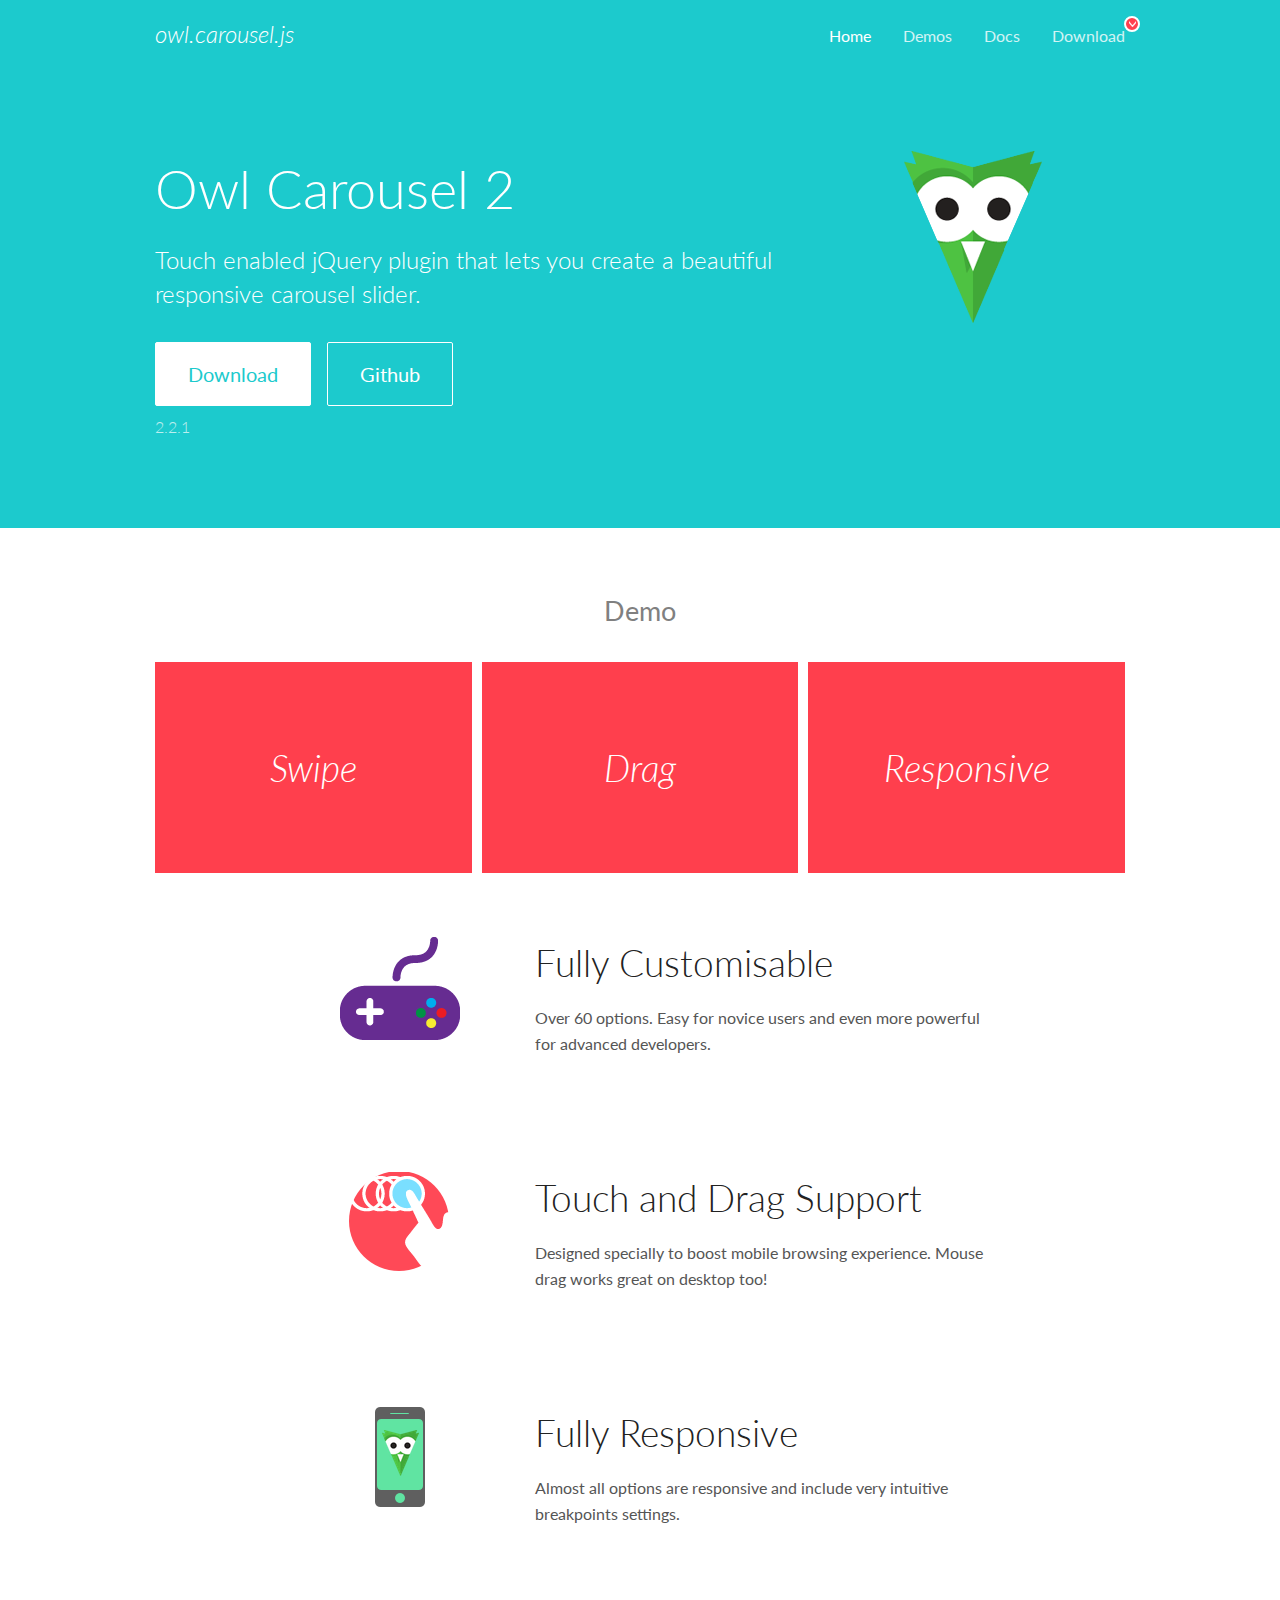
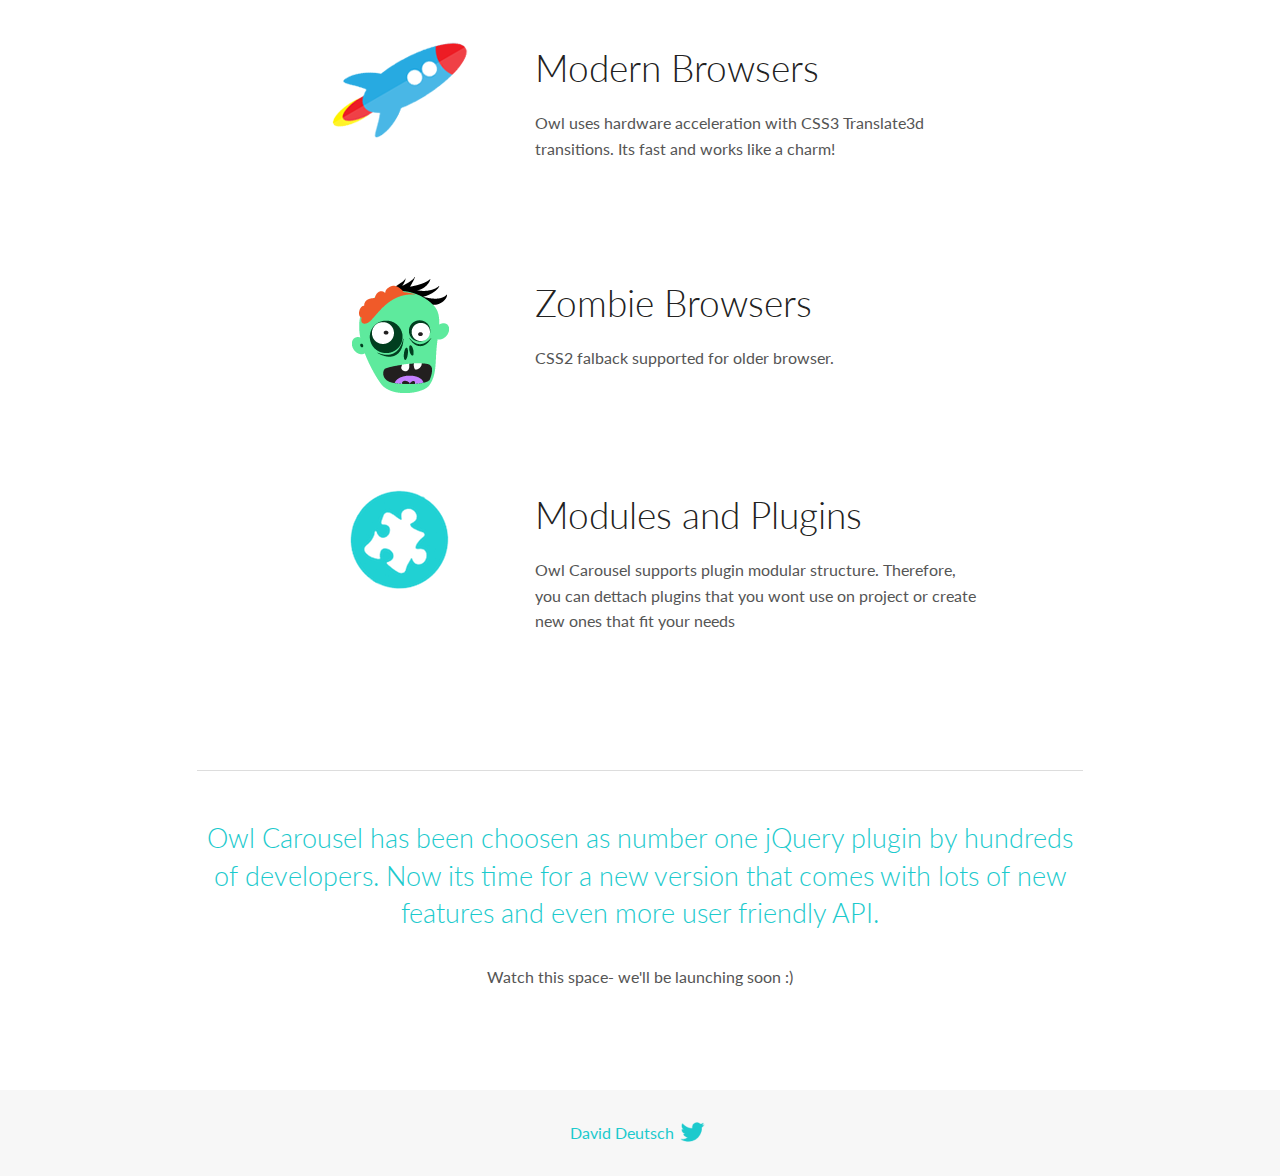
<file: bower_components/owl.carousel/docs/index.html>
<!DOCTYPE html>
<html lang="en">
  <head>

    <!-- head -->
    <meta charset="utf-8">
    <meta name="msapplication-tap-highlight" content="no" />
    <meta name="viewport" content="width=device-width, initial-scale=1.0" />
    <meta name="description" content="Touch enabled jQuery plugin that lets you create beautiful responsive carousel slider.">
    <meta name="author" content="David Deutsch">
    <title>
      Home | Owl Carousel | 2.2.1
    </title>

    <!-- Stylesheets -->
    <link href='https://fonts.googleapis.com/css?family=Lato:300,400,700,400italic,300italic' rel='stylesheet' type='text/css'>
    <link rel="stylesheet" href="assets/css/docs.theme.min.css">

    <!-- Owl Stylesheets -->
    <link rel="stylesheet" href="assets/owlcarousel/assets/owl.carousel.min.css">
    <link rel="stylesheet" href="assets/owlcarousel/assets/owl.theme.default.min.css">

    <!-- HTML5 shim and Respond.js IE8 support of HTML5 elements and media queries -->

    <!--[if lt IE 9]>
      <script src="https://oss.maxcdn.com/libs/html5shiv/3.7.0/html5shiv.js"></script>
      <script src="https://oss.maxcdn.com/libs/respond.js/1.3.0/respond.min.js"></script>
    <![endif]-->

    <!-- Favicons -->
    <link rel="apple-touch-icon-precomposed" sizes="144x144" href="assets/ico/apple-touch-icon-144-precomposed.png">
    <link rel="shortcut icon" href="assets/ico/favicon.png">
    <link rel="shortcut icon" href="favicon.ico">

    <!-- Yeah i know js should not be in header. Its required for demos.-->

    <!-- javascript -->
    <script src="assets/vendors/jquery.min.js"></script>
    <script src="assets/owlcarousel/owl.carousel.js"></script>
  </head>
  <body>

    <!-- header -->
    <header class="header">
      <div class="row">
        <div class="large-12 columns">
          <div class="brand left">
            <h3>
              <a href="/OwlCarousel2/">owl.carousel.js</a> 
            </h3>
          </div>
          <a id="toggle-nav" class="right">
            <span></span> <span></span> <span></span> 
          </a> 
          <div class="nav-bar">
            <ul class="clearfix">
              <li class="active">
                <a href="/OwlCarousel2/index.html">Home</a> 
              </li>
              <li> <a href="/OwlCarousel2/demos/demos.html">Demos</a>  </li>
              <li> <a href="/OwlCarousel2/docs/started-welcome.html">Docs</a>  </li>
              <li>
                <a href="https://github.com/OwlCarousel2/OwlCarousel2/archive/2.2.1.zip">Download</a> 
                <span class="download"></span> 
              </li>
            </ul>
          </div>
        </div>
      </div>
    </header>

    <!-- home panel -->
    <section id="hero">
      <div class="row">
        <div class="large-8 medium-8 columns">
          <h1>Owl Carousel 2</h1>
          <h4>Touch enabled jQuery plugin that lets you create a beautiful responsive carousel slider.</h4>
          <a href="https://github.com/OwlCarousel2/OwlCarousel2/archive/2.2.1.zip" class="hero-button">Download</a> 
          <a href="https://github.com/OwlCarousel2/OwlCarousel2" class="hero-button outline">Github</a> 
          <p>2.2.1</p>
        </div>
        <div class="large-4 medium-4 columns">
          <img class="owl-logo" src="assets/img/owl-logo.png" alt="mr. Owl">
        </div>
      </div>
    </section>

    <!-- body -->
    <div class="home-demo">
      <div class="row">
        <div class="large-12 columns">
          <h3>Demo</h3>
          <div class="owl-carousel">
            <div class="item">
              <h2>Swipe</h2>
            </div>
            <div class="item">
              <h2>Drag</h2>
            </div>
            <div class="item">
              <h2>Responsive</h2>
            </div>
            <div class="item">
              <h2>CSS3</h2>
            </div>
            <div class="item">
              <h2>Fast</h2>
            </div>
            <div class="item">
              <h2>Easy</h2>
            </div>
            <div class="item">
              <h2>Free</h2>
            </div>
            <div class="item">
              <h2>Upgradable</h2>
            </div>
            <div class="item">
              <h2>Tons of options</h2>
            </div>
            <div class="item">
              <h2>Infinity</h2>
            </div>
            <div class="item">
              <h2>Auto Width</h2>
            </div>
          </div>
        </div>
      </div>
    </div>
    <script>
      var owl = $('.owl-carousel');
      owl.owlCarousel({
        margin: 10,
        loop: true,
        responsive: {
          0: {
            items: 1
          },
          600: {
            items: 2
          },
          1000: {
            items: 3
          }
        }
      })
    </script>

    <!-- features -->
    <div id="features">
      <div class="row">
        <div class="small-12 medium-9 small-centered columns">
          <section class="row feature">
            <div class="medium-4 small-12 columns">
              <img src="assets/img/feature-options.png" alt="">
            </div>
            <div class="medium-8 small-12 columns">
              <h2>Fully Customisable</h2>
              <p>Over 60 options. Easy for novice users and even more powerful for advanced developers.</p>
            </div>
          </section>
          <section class="row feature">
            <div class="medium-4 small-12 columns">
              <img src="assets/img/feature-drag.png" alt="">
            </div>
            <div class="medium-8 small-12 columns">
              <h2>Touch and Drag Support</h2>
              <p>Designed specially to boost mobile browsing experience. Mouse drag works great on desktop too!</p>
            </div>
          </section>
          <section class="row feature">
            <div class="medium-4 small-12 columns">
              <img src="assets/img/feature-responsive.png" alt="">
            </div>
            <div class="medium-8 small-12 columns">
              <h2>Fully Responsive</h2>
              <p>Almost all options are responsive and include very intuitive breakpoints settings.</p>
            </div>
          </section>
          <section class="row feature">
            <div class="medium-4 small-12 columns">
              <img src="assets/img/feature-modern.png" alt="">
            </div>
            <div class="medium-8 small-12 columns">
              <h2>Modern Browsers</h2>
              <p>Owl uses hardware acceleration with CSS3 Translate3d transitions. Its fast and works like a charm! </p>
            </div>
          </section>
          <section class="row feature">
            <div class="medium-4 small-12 columns">
              <img src="assets/img/feature-zombie.png" alt="">
            </div>
            <div class="medium-8 small-12 columns">
              <h2>Zombie Browsers</h2>
              <p>CSS2 falback supported for older browser.</p>
            </div>
          </section>
          <section class="row feature">
            <div class="medium-4 small-12 columns">
              <img src="assets/img/feature-module.png" alt="">
            </div>
            <div class="medium-8 small-12 columns">
              <h2>Modules and Plugins</h2>
              <p>Owl Carousel supports plugin modular structure. Therefore, you can dettach plugins that you wont use on project or create new ones that fit your needs</p>
            </div>
          </section>
        </div>
      </div>
    </div>

    <!-- footer -->
    <section id="teaser-text">
      <div class="row">
        <div class="small-12 medium-11 small-centered columns">
          <hr>
          <h3 id="owl-carousel-has-been-choosen-as-number-one-jquery-plugin-by-hundreds-of-developers-now-its-time-for-a-new-version-that-comes-with-lots-of-new-features-and-even-more-user-friendly-api-">Owl Carousel has been choosen as number one jQuery plugin by hundreds of developers. Now its time for a new version that comes with lots of new features and even more user friendly API.</h3>
          <p>Watch this space- we&#39;ll be launching soon :)</p>
        </div>
      </div>
    </section>

    <!-- footer -->
    <footer class="footer">
      <div class="row">
        <div class="large-12 columns">
          <h5>
            <a href="/OwlCarousel2/docs/support-contact.html">David Deutsch</a> 
            <a id="custom-tweet-button" href="https://twitter.com/share?url=https://github.com/OwlCarousel2/OwlCarousel2&text=Owl Carousel - This is so awesome! " target="_blank"></a> 
          </h5>
        </div>
      </div>
    </footer>

    <!-- vendors -->
    <script src="assets/vendors/highlight.js"></script>
    <script src="assets/js/app.js"></script>
  </body>
</html>
</file>
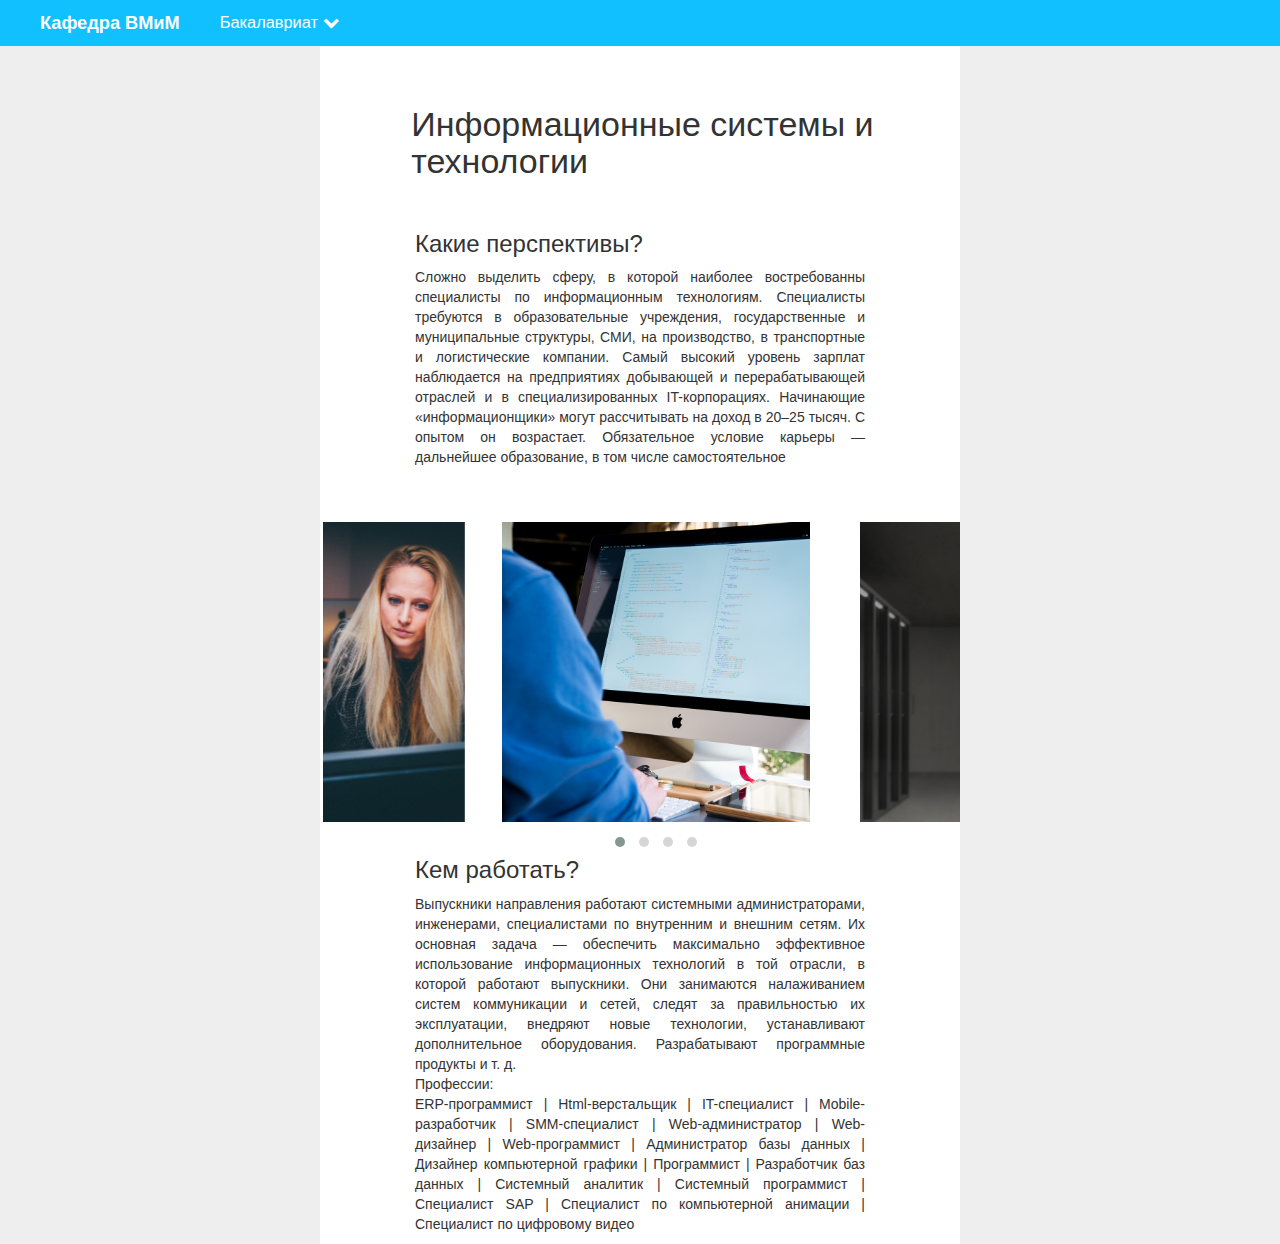
<file: ist.html>
<!DOCTYPE html>
<html lang="en">
<head>
    <meta charset="UTF-8">
    <title>Кафедра вычислительной математики и механики</title>
    <link rel="stylesheet" href="bower_components/bootstrap/dist/css/bootstrap.min.css">
    <link rel="stylesheet" href="bower_components/font-awesome/css/font-awesome.min.css">
    <link rel="stylesheet" href="bower_components/owl.carousel/dist/assets/owl.carousel.min.css">
    <link rel="stylesheet" href="bower_components/owl.carousel/dist/assets/owl.theme.default.min.css">
    <link rel="stylesheet" href="new-page.css">
    <script src="bower_components/jquery/dist/jquery.min.js"></script>
    <script src="bower_components/bootstrap/dist/js/bootstrap.min.js"></script>
    <script src="bower_components/owl.carousel/dist/owl.carousel.min.js"></script>

    <script src="ist.js"></script>
</head>
<body>
<nav class="main-navbar">
    <div class="left">
        <a href="/new-landing.html" class="brand">Кафедра ВМиМ</a>
        <div class="dropdown">
            <span class="dropdown-toggle" data-toggle="dropdown">Бакалавриат <i class="fa fa-chevron-down"></i> </span>
            <ul class="dropdown-menu">
                <li><a href="/ist.html" class="active">ИСТ</a></li>
                <li><a href="/vm.html" class="active">ВМ</a></li>
            </ul>
        </div>

        <a href="/vm.html"></a>
    </div>
    <div class="right"></div>
</nav>
<main class="center col-lg-6 col-lg-offset-3 col-md-10 col-md-offset-1 col-sm-10 col-sm-offset-1 col-xs-10 col-xs-offset-1" >
    <h1 class="centered">Информационные системы и технологии</h1>
    <div class="row">

        <div class="col-lg-9 center-9-lg col-md-10 col-md-offset-1 col-sm-10 col-sm-offset-1 col-xs-10 col-xs-offset-1">

            <br>
            <h3>Какие перспективы?</h3>
            <p>
                Сложно выделить сферу, в которой наиболее востребованны специалисты по информационным технологиям. Специалисты
                требуются в образовательные учреждения, государственные и муниципальные структуры, СМИ, на производство, в
                транспортные и логистические компании. Самый высокий уровень зарплат наблюдается на предприятиях добывающей и
                перерабатывающей отраслей и в специализированных IT-корпорациях. Начинающие «информационщики» могут рассчитывать
                на доход в 20–25 тысяч. С опытом он возрастает. Обязательное условие карьеры — дальнейшее образование, в том
                числе самостоятельное
            </p>


    <div class="carousel-1">
        <div class="owl-carousel owl-theme loop">
            <div class="item" style="background-image:url('img/carousel/ist/1/1.jpg');"></div>
            <div class="item" style="background-image:url('img/carousel/ist/1/2.jpg');"></div>
            <div class="item" style="background-image:url('img/carousel/ist/1/3.jpg');"></div>
            <div class="item" style="background-image:url('img/carousel/ist/1/4.jpg');"></div>
        </div>
    </div>
    <h3 class="after-carousel">Кем работать?</h3>
    <p>
        Выпускники направления работают системными администраторами, инженерами, специалистами по внутренним и внешним
        сетям. Их основная задача — обеспечить максимально эффективное использование информационных технологий в той
        отрасли, в которой работают выпускники. Они занимаются налаживанием систем коммуникации и сетей, следят за
        правильностью их эксплуатации, внедряют новые технологии, устанавливают дополнительное оборудования.
        Разрабатывают программные продукты и т. д.
        <br>
        Профессии:<br>
        ERP-программист | Html-верстальщик | IT-специалист | Mobile-разработчик | SMM-специалист | Web-администратор | Web-дизайнер | Web-программист | Администратор базы данных | Дизайнер компьютерной графики | Программист | Разработчик баз данных | Системный аналитик | Системный программист | Специалист SAP | Специалист по компьютерной анимации | Специалист по цифровому видео
    </p>
        </div>
    </div>
</main>
</body>
</html>
</file>
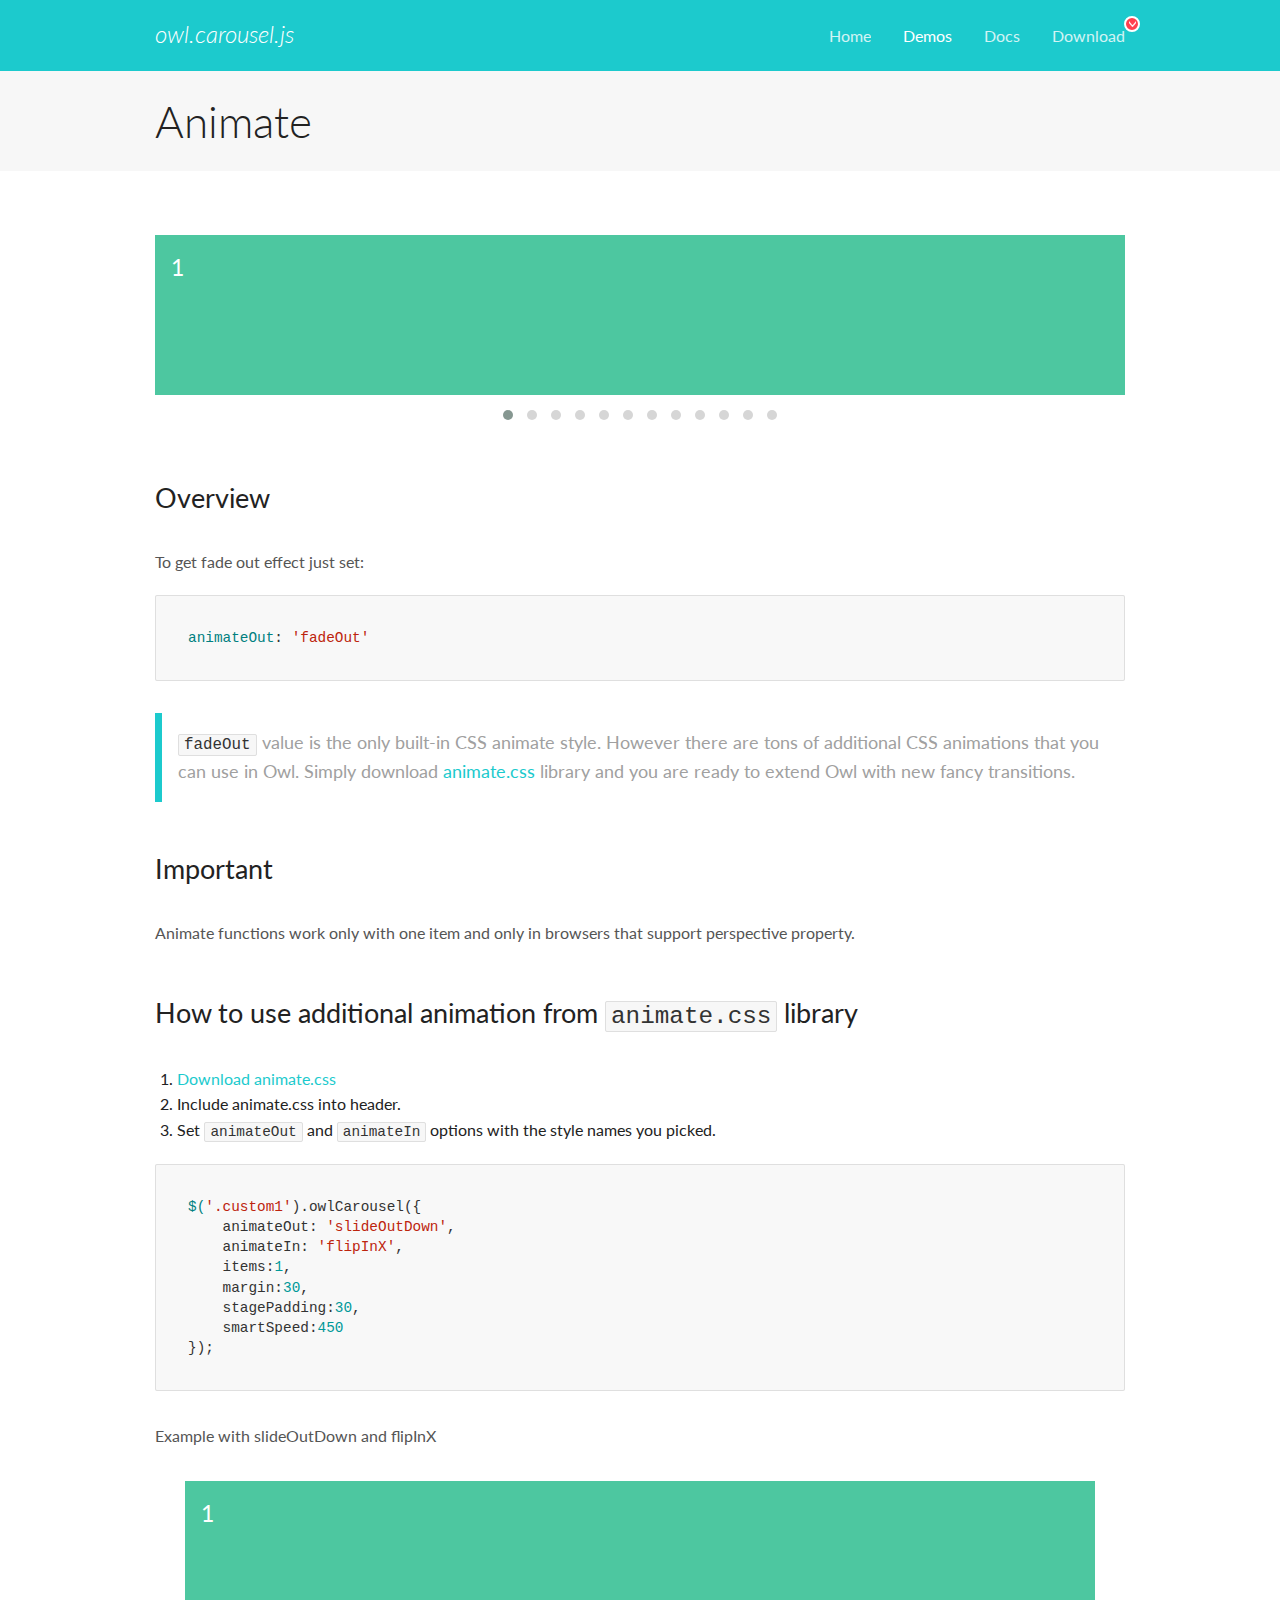
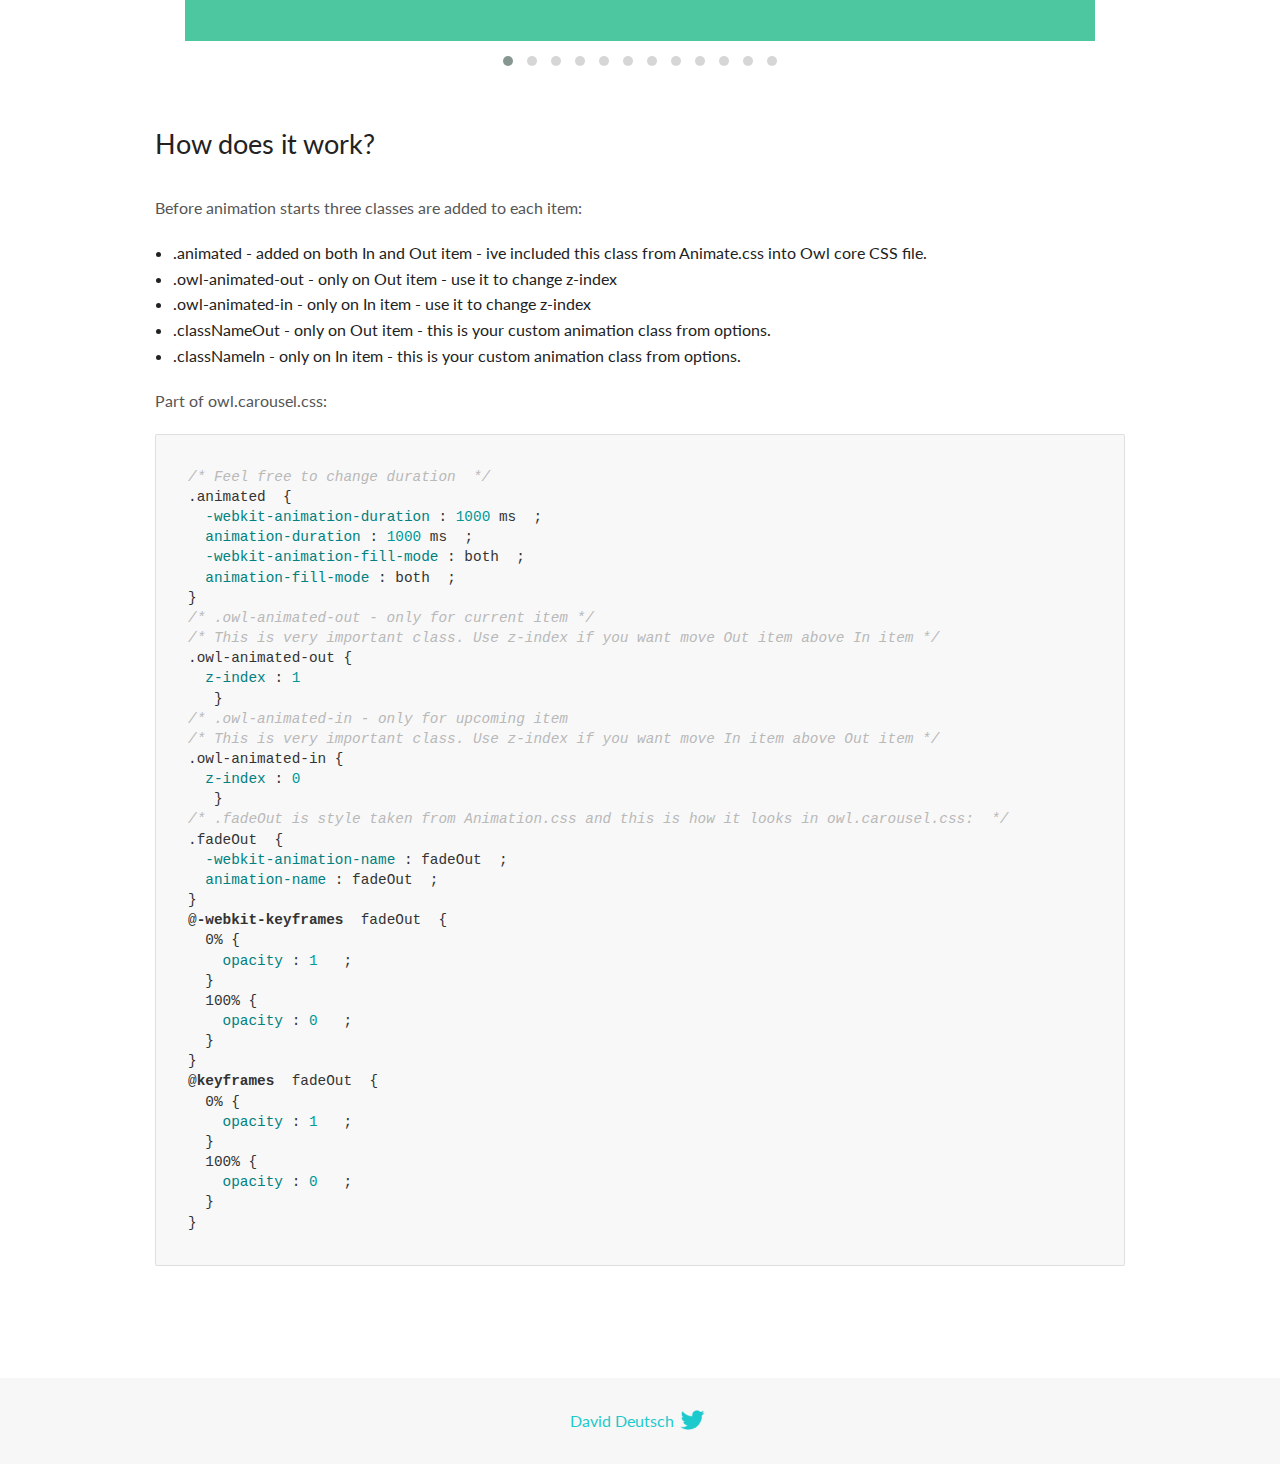
<file: bower_components/owl.carousel/docs/demos/animate.html>
<!DOCTYPE html>
<html lang="en">
  <head>

    <!-- head -->
    <meta charset="utf-8">
    <meta name="msapplication-tap-highlight" content="no" />
    <meta name="viewport" content="width=device-width, initial-scale=1.0" />
    <meta name="description" content="Animate carousel">
    <meta name="author" content="David Deutsch">
    <title>
      Animate Demo | Owl Carousel | 2.2.1
    </title>

    <!-- Stylesheets -->
    <link href='https://fonts.googleapis.com/css?family=Lato:300,400,700,400italic,300italic' rel='stylesheet' type='text/css'>
    <link rel="stylesheet" href="../assets/css/docs.theme.min.css">

    <!-- Owl Stylesheets -->
    <link rel="stylesheet" href="../assets/owlcarousel/assets/owl.carousel.min.css">
    <link rel="stylesheet" href="../assets/owlcarousel/assets/owl.theme.default.min.css">

    <!-- HTML5 shim and Respond.js IE8 support of HTML5 elements and media queries -->

    <!--[if lt IE 9]>
      <script src="https://oss.maxcdn.com/libs/html5shiv/3.7.0/html5shiv.js"></script>
      <script src="https://oss.maxcdn.com/libs/respond.js/1.3.0/respond.min.js"></script>
    <![endif]-->

    <!-- Favicons -->
    <link rel="apple-touch-icon-precomposed" sizes="144x144" href="../assets/ico/apple-touch-icon-144-precomposed.png">
    <link rel="shortcut icon" href="../assets/ico/favicon.png">
    <link rel="shortcut icon" href="favicon.ico">

    <!-- Yeah i know js should not be in header. Its required for demos.-->

    <!-- javascript -->
    <script src="../assets/vendors/jquery.min.js"></script>
    <script src="../assets/owlcarousel/owl.carousel.js"></script>
  </head>
  <body>

    <!-- header -->
    <header class="header">
      <div class="row">
        <div class="large-12 columns">
          <div class="brand left">
            <h3>
              <a href="/OwlCarousel2/">owl.carousel.js</a> 
            </h3>
          </div>
          <a id="toggle-nav" class="right">
            <span></span> <span></span> <span></span> 
          </a> 
          <div class="nav-bar">
            <ul class="clearfix">
              <li> <a href="/OwlCarousel2/index.html">Home</a>  </li>
              <li class="active">
                <a href="/OwlCarousel2/demos/demos.html">Demos</a> 
              </li>
              <li> <a href="/OwlCarousel2/docs/started-welcome.html">Docs</a>  </li>
              <li>
                <a href="https://github.com/OwlCarousel2/OwlCarousel2/archive/2.2.1.zip">Download</a> 
                <span class="download"></span> 
              </li>
            </ul>
          </div>
        </div>
      </div>
    </header>

    <!-- title -->
    <section class="title">
      <div class="row">
        <div class="large-12 columns">
          <h1>Animate</h1>
        </div>
      </div>
    </section>

    <!--  Demos -->
    <section id="demos">
      <div class="row">
        <div class="large-12 columns">
          <div class="fadeOut owl-carousel owl-theme">
            <div class="item">
              <h4>1</h4>
            </div>
            <div class="item">
              <h4>2</h4>
            </div>
            <div class="item">
              <h4>3</h4>
            </div>
            <div class="item">
              <h4>4</h4>
            </div>
            <div class="item">
              <h4>5</h4>
            </div>
            <div class="item">
              <h4>6</h4>
            </div>
            <div class="item">
              <h4>7</h4>
            </div>
            <div class="item">
              <h4>8</h4>
            </div>
            <div class="item">
              <h4>9</h4>
            </div>
            <div class="item">
              <h4>10</h4>
            </div>
            <div class="item">
              <h4>11</h4>
            </div>
            <div class="item">
              <h4>12</h4>
            </div>
          </div>
          <h3 id="overview">Overview</h3>
          <p>To get fade out effect just set:</p>
          <pre><code>animateOut: &#39;fadeOut&#39;</code></pre>
          <blockquote>
            <p><code>fadeOut</code> value is the only built-in CSS animate style. However there are tons of additional CSS animations that you can use in Owl. Simply download
              <a href="https://daneden.github.io/animate.css/">animate.css</a>  library and you are ready to extend Owl with new fancy transitions.</p>
          </blockquote>
          <h3 id="important">Important</h3>
          <p>Animate functions work only with one item and only in browsers that support perspective property.</p>
          <h3 id="how-to-use-additional-animation-from-animate-css-library">How to use additional animation from <code>animate.css</code> library</h3>
          <ol>
            <li> <a href="https://daneden.github.io/animate.css/">Download animate.css</a>  </li>
            <li>Include animate.css into header.</li>
            <li>Set <code>animateOut</code> and <code>animateIn</code> options with the style names you picked.</li>
          </ol>
          <pre><code>$(&#39;.custom1&#39;).owlCarousel({
    animateOut: &#39;slideOutDown&#39;,
    animateIn: &#39;flipInX&#39;,
    items:1,
    margin:30,
    stagePadding:30,
    smartSpeed:450
});</code></pre>
          <p>Example with slideOutDown and flipInX</p>
          <div class="custom1 owl-carousel owl-theme">
            <div class="item">
              <h4>1</h4>
            </div>
            <div class="item">
              <h4>2</h4>
            </div>
            <div class="item">
              <h4>3</h4>
            </div>
            <div class="item">
              <h4>4</h4>
            </div>
            <div class="item">
              <h4>5</h4>
            </div>
            <div class="item">
              <h4>6</h4>
            </div>
            <div class="item">
              <h4>7</h4>
            </div>
            <div class="item">
              <h4>8</h4>
            </div>
            <div class="item">
              <h4>9</h4>
            </div>
            <div class="item">
              <h4>10</h4>
            </div>
            <div class="item">
              <h4>11</h4>
            </div>
            <div class="item">
              <h4>12</h4>
            </div>
          </div>
          <h3 id="how-does-it-work-">How does it work?</h3>
          <p>Before animation starts three classes are added to each item:</p>
          <ul>
            <li>.animated - added on both In and Out item - ive included this class from Animate.css into Owl core CSS file.</li>
            <li>.owl-animated-out - only on Out item - use it to change z-index</li>
            <li>.owl-animated-in - only on In item - use it to change z-index</li>
            <li>.classNameOut - only on Out item - this is your custom animation class from options.</li>
            <li>.classNameIn - only on In item - this is your custom animation class from options.</li>
          </ul>
          <p>Part of owl.carousel.css:</p>
          <pre><code class="language-css"><span class="comment">/* Feel free to change duration  */</span> 
<span class="class">.animated</span>  <span class="rules">{
  <span class="rule"><span class="attribute">-webkit-animation-duration</span> :<span class="value"> <span class="number">1000</span> ms</span> </span> ;
  <span class="rule"><span class="attribute">animation-duration</span> :<span class="value"> <span class="number">1000</span> ms</span> </span> ;
  <span class="rule"><span class="attribute">-webkit-animation-fill-mode</span> :<span class="value"> both</span> </span> ;
  <span class="rule"><span class="attribute">animation-fill-mode</span> :<span class="value"> both</span> </span> ;
<span class="rule">}</span> </span> 
<span class="comment">/* .owl-animated-out - only for current item */</span> 
<span class="comment">/* This is very important class. Use z-index if you want move Out item above In item */</span> 
<span class="class">.owl-animated-out</span> <span class="rules">{
  <span class="rule"><span class="attribute">z-index</span> :<span class="value"> <span class="number">1</span> 
</span> </span> </span> }
<span class="comment">/* .owl-animated-in - only for upcoming item
/* This is very important class. Use z-index if you want move In item above Out item */</span> 
<span class="class">.owl-animated-in</span> <span class="rules">{
  <span class="rule"><span class="attribute">z-index</span> :<span class="value"> <span class="number">0</span> 
</span> </span> </span> }
<span class="comment">/* .fadeOut is style taken from Animation.css and this is how it looks in owl.carousel.css:  */</span> 
<span class="class">.fadeOut</span>  <span class="rules">{
  <span class="rule"><span class="attribute">-webkit-animation-name</span> :<span class="value"> fadeOut</span> </span> ;
  <span class="rule"><span class="attribute">animation-name</span> :<span class="value"> fadeOut</span> </span> ;
<span class="rule">}</span> </span> 
<span class="at_rule">@<span class="keyword">-webkit-keyframes</span>  fadeOut </span> {
  0% <span class="rules">{
    <span class="rule"><span class="attribute">opacity</span> :<span class="value"> <span class="number">1</span> </span> </span> ;
  <span class="rule">}</span> </span> 
  100% <span class="rules">{
    <span class="rule"><span class="attribute">opacity</span> :<span class="value"> <span class="number">0</span> </span> </span> ;
  <span class="rule">}</span> </span> 
}
<span class="at_rule">@<span class="keyword">keyframes</span>  fadeOut </span> {
  0% <span class="rules">{
    <span class="rule"><span class="attribute">opacity</span> :<span class="value"> <span class="number">1</span> </span> </span> ;
  <span class="rule">}</span> </span> 
  100% <span class="rules">{
    <span class="rule"><span class="attribute">opacity</span> :<span class="value"> <span class="number">0</span> </span> </span> ;
  <span class="rule">}</span> </span> 
}</code></pre>
          <link rel="stylesheet" href="../assets/css/animate.css">
          <script>
            jQuery(document).ready(function($) {
              $('.fadeOut').owlCarousel({
                items: 1,
                animateOut: 'fadeOut',
                loop: true,
                margin: 10,
              });
              $('.custom1').owlCarousel({
                animateOut: 'slideOutDown',
                animateIn: 'flipInX',
                items: 1,
                margin: 30,
                stagePadding: 30,
                smartSpeed: 450
              });
            });
          </script>
        </div>
      </div>
    </section>

    <!-- footer -->
    <footer class="footer">
      <div class="row">
        <div class="large-12 columns">
          <h5>
            <a href="/OwlCarousel2/docs/support-contact.html">David Deutsch</a> 
            <a id="custom-tweet-button" href="https://twitter.com/share?url=https://github.com/OwlCarousel2/OwlCarousel2&text=Owl Carousel - This is so awesome! " target="_blank"></a> 
          </h5>
        </div>
      </div>
    </footer>

    <!-- vendors -->
    <script src="../assets/vendors/highlight.js"></script>
    <script src="../assets/js/app.js"></script>
  </body>
</html>
</file>
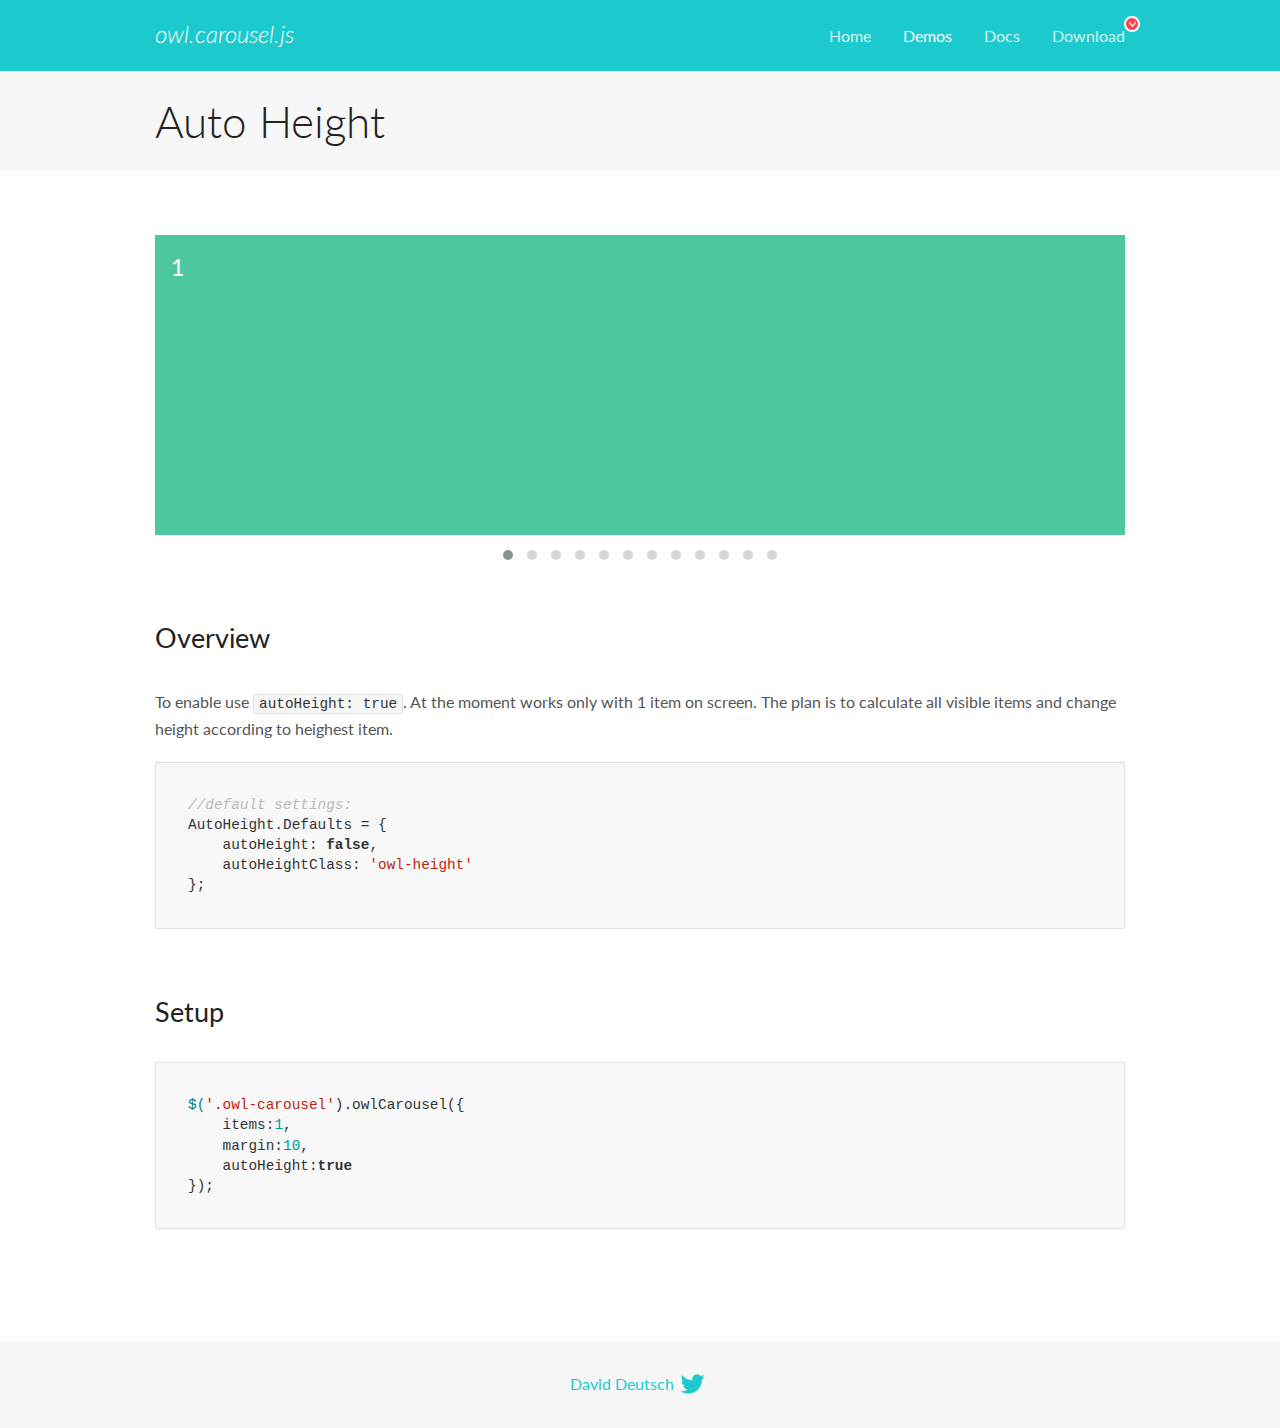
<file: bower_components/owl.carousel/docs/demos/autoheight.html>
<!DOCTYPE html>
<html lang="en">
  <head>

    <!-- head -->
    <meta charset="utf-8">
    <meta name="msapplication-tap-highlight" content="no" />
    <meta name="viewport" content="width=device-width, initial-scale=1.0" />
    <meta name="description" content="autoHeight usage demo">
    <meta name="author" content="David Deutsch">
    <title>
      Auto Height Demo | Owl Carousel | 2.2.1
    </title>

    <!-- Stylesheets -->
    <link href='https://fonts.googleapis.com/css?family=Lato:300,400,700,400italic,300italic' rel='stylesheet' type='text/css'>
    <link rel="stylesheet" href="../assets/css/docs.theme.min.css">

    <!-- Owl Stylesheets -->
    <link rel="stylesheet" href="../assets/owlcarousel/assets/owl.carousel.min.css">
    <link rel="stylesheet" href="../assets/owlcarousel/assets/owl.theme.default.min.css">

    <!-- HTML5 shim and Respond.js IE8 support of HTML5 elements and media queries -->

    <!--[if lt IE 9]>
      <script src="https://oss.maxcdn.com/libs/html5shiv/3.7.0/html5shiv.js"></script>
      <script src="https://oss.maxcdn.com/libs/respond.js/1.3.0/respond.min.js"></script>
    <![endif]-->

    <!-- Favicons -->
    <link rel="apple-touch-icon-precomposed" sizes="144x144" href="../assets/ico/apple-touch-icon-144-precomposed.png">
    <link rel="shortcut icon" href="../assets/ico/favicon.png">
    <link rel="shortcut icon" href="favicon.ico">

    <!-- Yeah i know js should not be in header. Its required for demos.-->

    <!-- javascript -->
    <script src="../assets/vendors/jquery.min.js"></script>
    <script src="../assets/owlcarousel/owl.carousel.js"></script>
  </head>
  <body>

    <!-- header -->
    <header class="header">
      <div class="row">
        <div class="large-12 columns">
          <div class="brand left">
            <h3>
              <a href="/OwlCarousel2/">owl.carousel.js</a> 
            </h3>
          </div>
          <a id="toggle-nav" class="right">
            <span></span> <span></span> <span></span> 
          </a> 
          <div class="nav-bar">
            <ul class="clearfix">
              <li> <a href="/OwlCarousel2/index.html">Home</a>  </li>
              <li class="active">
                <a href="/OwlCarousel2/demos/demos.html">Demos</a> 
              </li>
              <li> <a href="/OwlCarousel2/docs/started-welcome.html">Docs</a>  </li>
              <li>
                <a href="https://github.com/OwlCarousel2/OwlCarousel2/archive/2.2.1.zip">Download</a> 
                <span class="download"></span> 
              </li>
            </ul>
          </div>
        </div>
      </div>
    </header>

    <!-- title -->
    <section class="title">
      <div class="row">
        <div class="large-12 columns">
          <h1>Auto Height</h1>
        </div>
      </div>
    </section>

    <!--  Demos -->
    <section id="demos">
      <div class="row">
        <div class="large-12 columns">
          <div class="owl-carousel owl-theme">
            <div class="item" style="height:300px">
              <h4>1</h4>
            </div>
            <div class="item" style="height:100px">
              <h4>2</h4>
            </div>
            <div class="item" style="height:500px">
              <h4>3</h4>
            </div>
            <div class="item" style="height:250px">
              <h4>4</h4>
            </div>
            <div class="item" style="height:400px">
              <h4>5</h4>
            </div>
            <div class="item" style="height:500px">
              <h4>6</h4>
            </div>
            <div class="item" style="height:600px">
              <h4>7</h4>
            </div>
            <div class="item" style="height:400px">
              <h4>8</h4>
            </div>
            <div class="item" style="height:300px">
              <h4>9</h4>
            </div>
            <div class="item" style="height:350px">
              <h4>10</h4>
            </div>
            <div class="item" style="height:200px">
              <h4>11</h4>
            </div>
            <div class="item" style="height:150px">
              <h4>12</h4>
            </div>
          </div>
          <h3 id="overview">Overview</h3>
          <p>To enable use <code>autoHeight: true</code>. At the moment works only with 1 item on screen. The plan is to calculate all visible items and change height according to heighest item.</p>
          <pre><code>//default settings:
AutoHeight.Defaults = {
    autoHeight: false,
    autoHeightClass: &#39;owl-height&#39;
};</code></pre>
          <h3 id="setup">Setup</h3>
          <pre><code>$(&#39;.owl-carousel&#39;).owlCarousel({
    items:1,
    margin:10,
    autoHeight:true
});</code></pre>
          <script>
            $(document).ready(function() {
              $('.owl-carousel').owlCarousel({
                items: 1,
                margin: 10,
                autoHeight: true
              });
            })
          </script>
        </div>
      </div>
    </section>

    <!-- footer -->
    <footer class="footer">
      <div class="row">
        <div class="large-12 columns">
          <h5>
            <a href="/OwlCarousel2/docs/support-contact.html">David Deutsch</a> 
            <a id="custom-tweet-button" href="https://twitter.com/share?url=https://github.com/OwlCarousel2/OwlCarousel2&text=Owl Carousel - This is so awesome! " target="_blank"></a> 
          </h5>
        </div>
      </div>
    </footer>

    <!-- vendors -->
    <script src="../assets/vendors/highlight.js"></script>
    <script src="../assets/js/app.js"></script>
  </body>
</html>
</file>
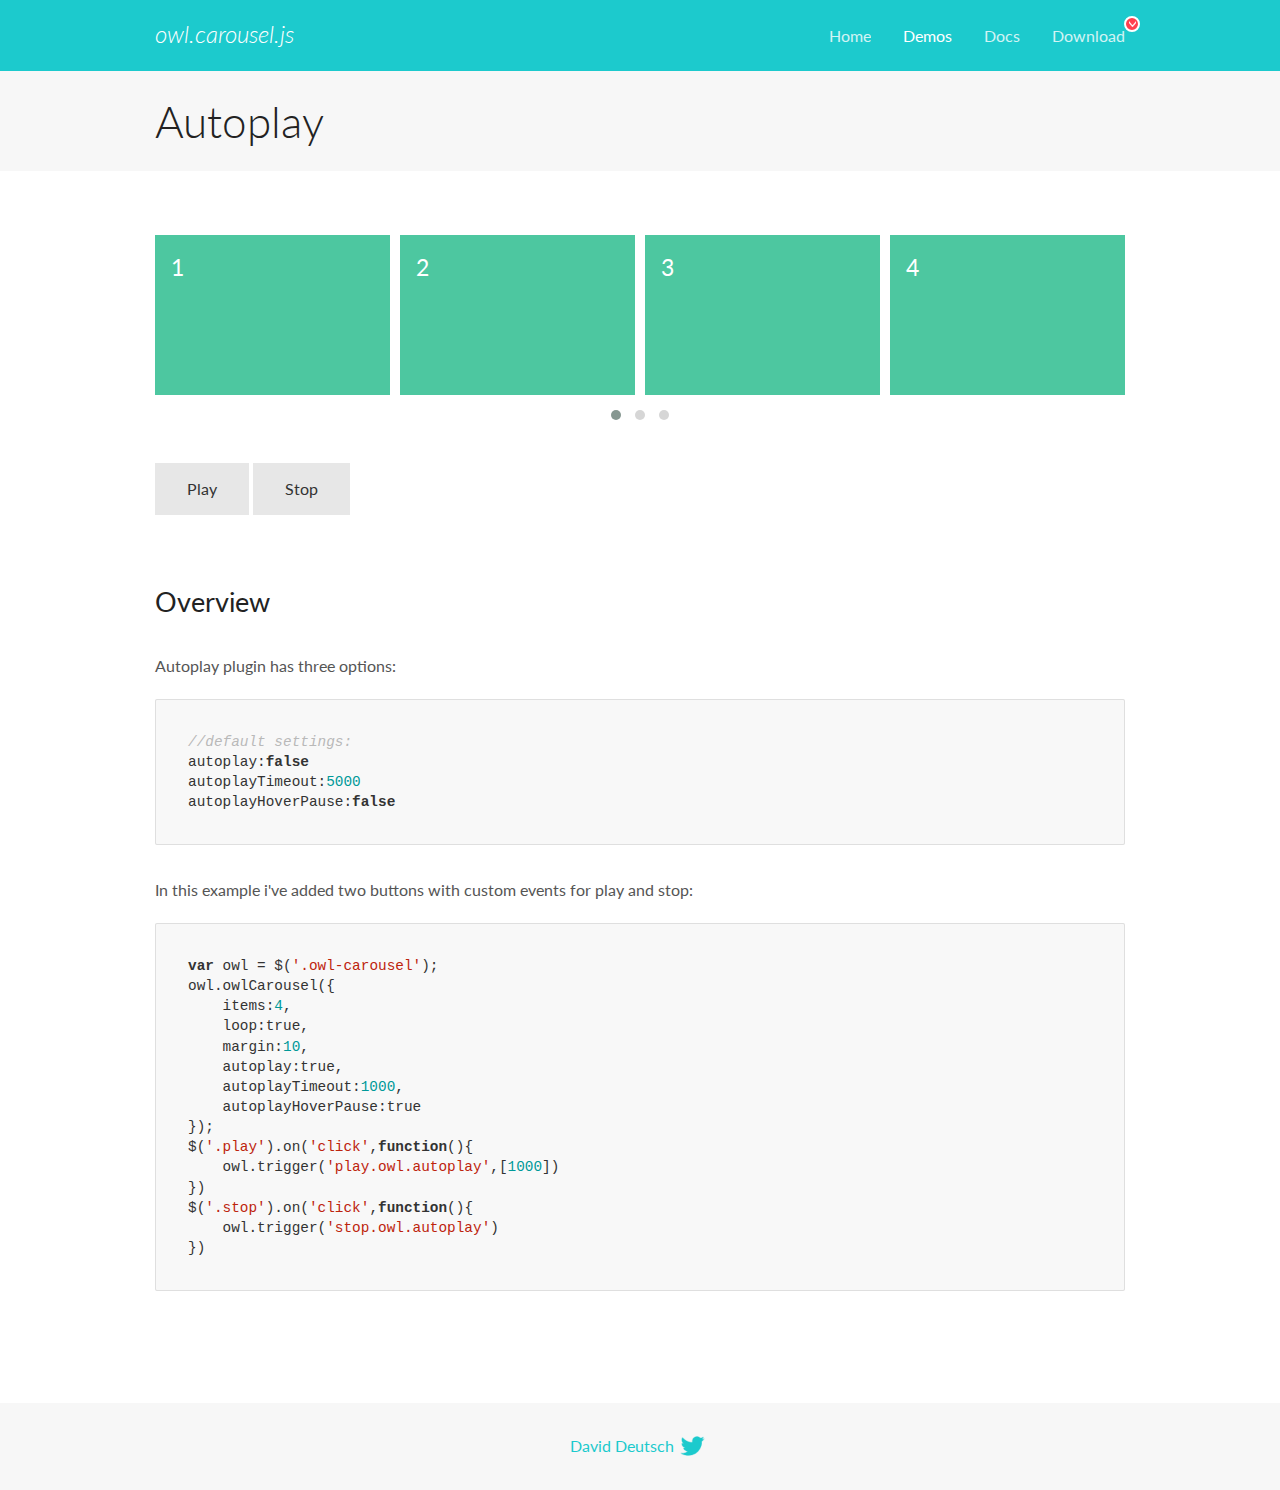
<file: bower_components/owl.carousel/docs/demos/autoplay.html>
<!DOCTYPE html>
<html lang="en">
  <head>

    <!-- head -->
    <meta charset="utf-8">
    <meta name="msapplication-tap-highlight" content="no" />
    <meta name="viewport" content="width=device-width, initial-scale=1.0" />
    <meta name="description" content="Autoplay usage demo">
    <meta name="author" content="David Deutsch">
    <title>
      Autoplay Demo | Owl Carousel | 2.2.1
    </title>

    <!-- Stylesheets -->
    <link href='https://fonts.googleapis.com/css?family=Lato:300,400,700,400italic,300italic' rel='stylesheet' type='text/css'>
    <link rel="stylesheet" href="../assets/css/docs.theme.min.css">

    <!-- Owl Stylesheets -->
    <link rel="stylesheet" href="../assets/owlcarousel/assets/owl.carousel.min.css">
    <link rel="stylesheet" href="../assets/owlcarousel/assets/owl.theme.default.min.css">

    <!-- HTML5 shim and Respond.js IE8 support of HTML5 elements and media queries -->

    <!--[if lt IE 9]>
      <script src="https://oss.maxcdn.com/libs/html5shiv/3.7.0/html5shiv.js"></script>
      <script src="https://oss.maxcdn.com/libs/respond.js/1.3.0/respond.min.js"></script>
    <![endif]-->

    <!-- Favicons -->
    <link rel="apple-touch-icon-precomposed" sizes="144x144" href="../assets/ico/apple-touch-icon-144-precomposed.png">
    <link rel="shortcut icon" href="../assets/ico/favicon.png">
    <link rel="shortcut icon" href="favicon.ico">

    <!-- Yeah i know js should not be in header. Its required for demos.-->

    <!-- javascript -->
    <script src="../assets/vendors/jquery.min.js"></script>
    <script src="../assets/owlcarousel/owl.carousel.js"></script>
  </head>
  <body>

    <!-- header -->
    <header class="header">
      <div class="row">
        <div class="large-12 columns">
          <div class="brand left">
            <h3>
              <a href="/OwlCarousel2/">owl.carousel.js</a> 
            </h3>
          </div>
          <a id="toggle-nav" class="right">
            <span></span> <span></span> <span></span> 
          </a> 
          <div class="nav-bar">
            <ul class="clearfix">
              <li> <a href="/OwlCarousel2/index.html">Home</a>  </li>
              <li class="active">
                <a href="/OwlCarousel2/demos/demos.html">Demos</a> 
              </li>
              <li> <a href="/OwlCarousel2/docs/started-welcome.html">Docs</a>  </li>
              <li>
                <a href="https://github.com/OwlCarousel2/OwlCarousel2/archive/2.2.1.zip">Download</a> 
                <span class="download"></span> 
              </li>
            </ul>
          </div>
        </div>
      </div>
    </header>

    <!-- title -->
    <section class="title">
      <div class="row">
        <div class="large-12 columns">
          <h1>Autoplay</h1>
        </div>
      </div>
    </section>

    <!--  Demos -->
    <section id="demos">
      <div class="row">
        <div class="large-12 columns">
          <div class="owl-carousel owl-theme">
            <div class="item">
              <h4>1</h4>
            </div>
            <div class="item">
              <h4>2</h4>
            </div>
            <div class="item">
              <h4>3</h4>
            </div>
            <div class="item">
              <h4>4</h4>
            </div>
            <div class="item">
              <h4>5</h4>
            </div>
            <div class="item">
              <h4>6</h4>
            </div>
            <div class="item">
              <h4>7</h4>
            </div>
            <div class="item">
              <h4>8</h4>
            </div>
            <div class="item">
              <h4>9</h4>
            </div>
            <div class="item">
              <h4>10</h4>
            </div>
            <div class="item">
              <h4>11</h4>
            </div>
            <div class="item">
              <h4>12</h4>
            </div>
          </div>
          <a class="button secondary play">Play</a> 
          <a class="button secondary stop">Stop</a> 
          <h3 id="overview">Overview</h3>
          <p>Autoplay plugin has three options:</p>
          <pre><code>//default settings:
autoplay:false
autoplayTimeout:5000
autoplayHoverPause:false</code></pre>
          <p>In this example i&#39;ve added two buttons with custom events for play and stop:</p>
          <pre><code>var owl = $(&#39;.owl-carousel&#39;);
owl.owlCarousel({
    items:4,
    loop:true,
    margin:10,
    autoplay:true,
    autoplayTimeout:1000,
    autoplayHoverPause:true
});
$(&#39;.play&#39;).on(&#39;click&#39;,function(){
    owl.trigger(&#39;play.owl.autoplay&#39;,[1000])
})
$(&#39;.stop&#39;).on(&#39;click&#39;,function(){
    owl.trigger(&#39;stop.owl.autoplay&#39;)
})</code></pre>
          <script>
            $(document).ready(function() {
              var owl = $('.owl-carousel');
              owl.owlCarousel({
                items: 4,
                loop: true,
                margin: 10,
                autoplay: true,
                autoplayTimeout: 1000,
                autoplayHoverPause: true
              });
              $('.play').on('click', function() {
                owl.trigger('play.owl.autoplay', [1000])
              })
              $('.stop').on('click', function() {
                owl.trigger('stop.owl.autoplay')
              })
            })
          </script>
        </div>
      </div>
    </section>

    <!-- footer -->
    <footer class="footer">
      <div class="row">
        <div class="large-12 columns">
          <h5>
            <a href="/OwlCarousel2/docs/support-contact.html">David Deutsch</a> 
            <a id="custom-tweet-button" href="https://twitter.com/share?url=https://github.com/OwlCarousel2/OwlCarousel2&text=Owl Carousel - This is so awesome! " target="_blank"></a> 
          </h5>
        </div>
      </div>
    </footer>

    <!-- vendors -->
    <script src="../assets/vendors/highlight.js"></script>
    <script src="../assets/js/app.js"></script>
  </body>
</html>
</file>
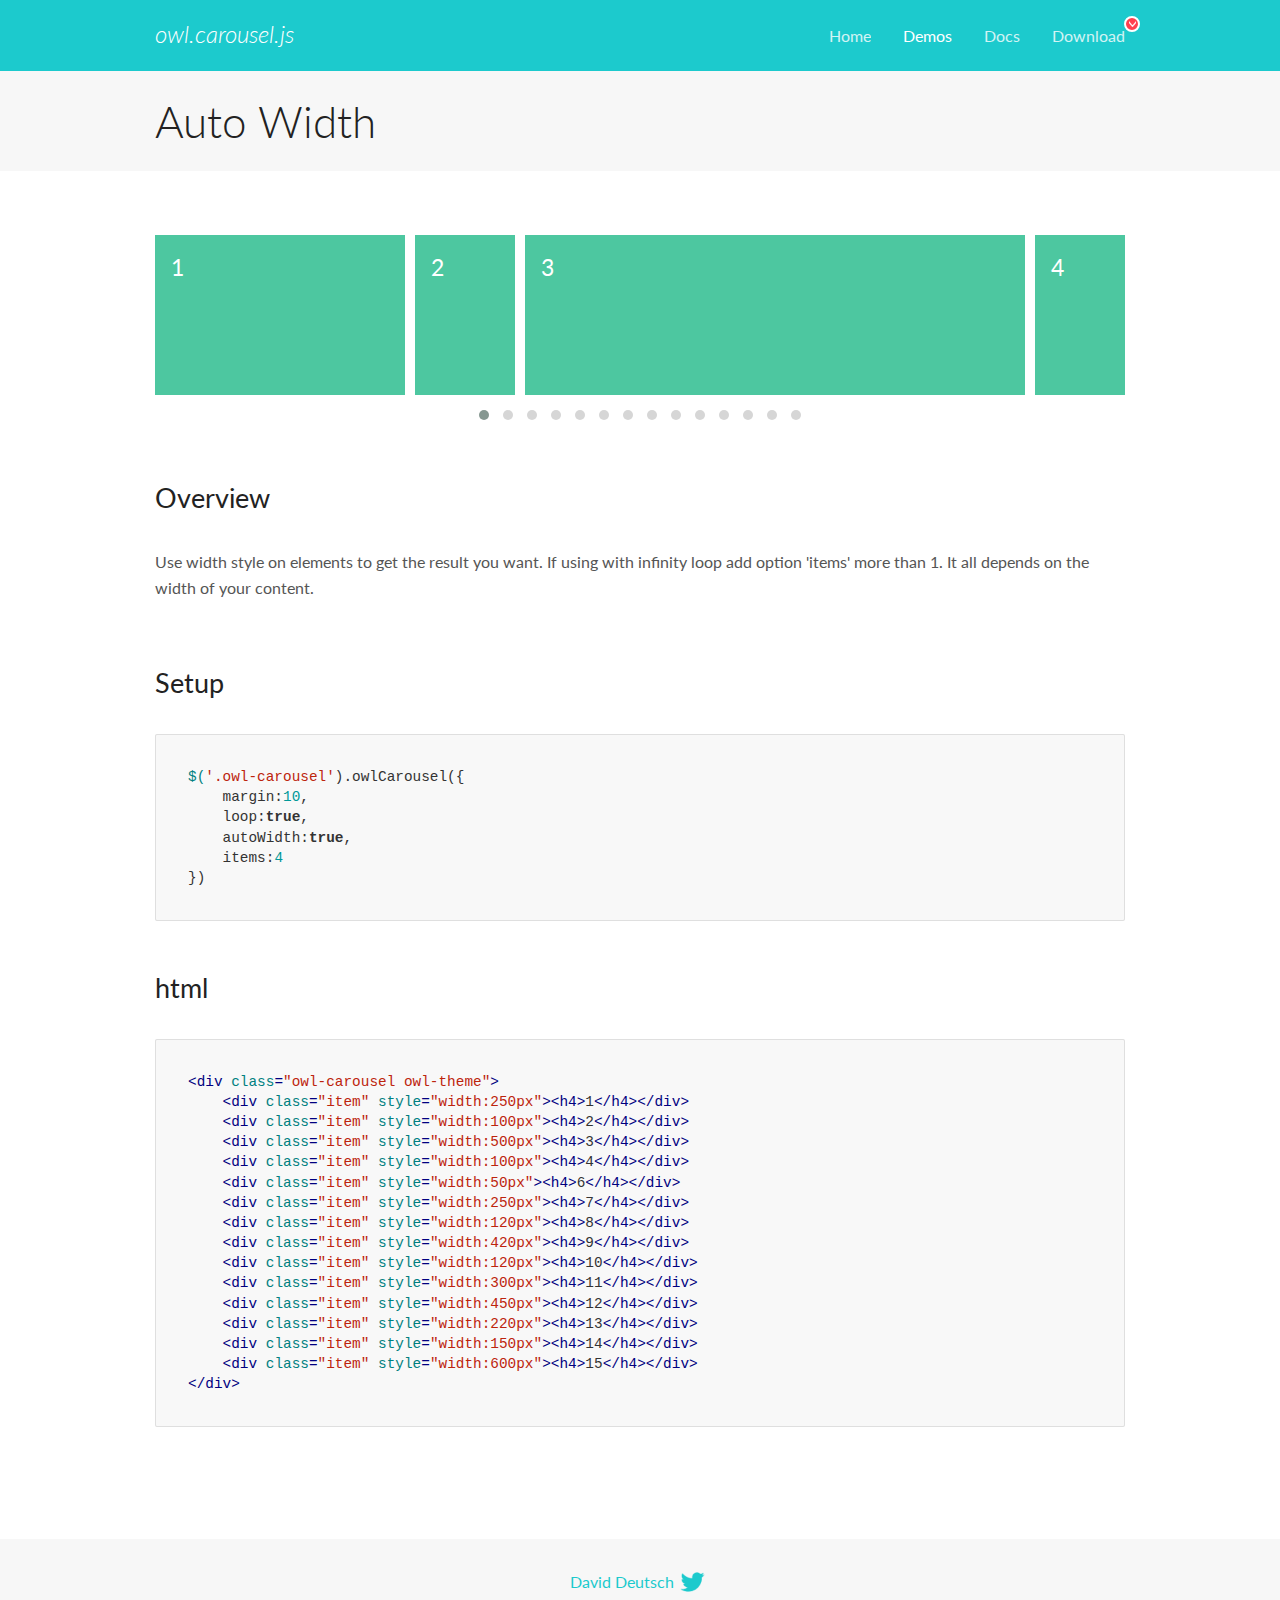
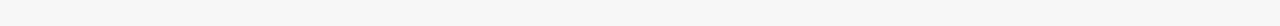
<file: bower_components/owl.carousel/docs/demos/autowidth.html>
<!DOCTYPE html>
<html lang="en">
  <head>

    <!-- head -->
    <meta charset="utf-8">
    <meta name="msapplication-tap-highlight" content="no" />
    <meta name="viewport" content="width=device-width, initial-scale=1.0" />
    <meta name="description" content="Auto Width">
    <meta name="author" content="David Deutsch">
    <title>
      Auto Width Demo | Owl Carousel | 2.2.1
    </title>

    <!-- Stylesheets -->
    <link href='https://fonts.googleapis.com/css?family=Lato:300,400,700,400italic,300italic' rel='stylesheet' type='text/css'>
    <link rel="stylesheet" href="../assets/css/docs.theme.min.css">

    <!-- Owl Stylesheets -->
    <link rel="stylesheet" href="../assets/owlcarousel/assets/owl.carousel.min.css">
    <link rel="stylesheet" href="../assets/owlcarousel/assets/owl.theme.default.min.css">

    <!-- HTML5 shim and Respond.js IE8 support of HTML5 elements and media queries -->

    <!--[if lt IE 9]>
      <script src="https://oss.maxcdn.com/libs/html5shiv/3.7.0/html5shiv.js"></script>
      <script src="https://oss.maxcdn.com/libs/respond.js/1.3.0/respond.min.js"></script>
    <![endif]-->

    <!-- Favicons -->
    <link rel="apple-touch-icon-precomposed" sizes="144x144" href="../assets/ico/apple-touch-icon-144-precomposed.png">
    <link rel="shortcut icon" href="../assets/ico/favicon.png">
    <link rel="shortcut icon" href="favicon.ico">

    <!-- Yeah i know js should not be in header. Its required for demos.-->

    <!-- javascript -->
    <script src="../assets/vendors/jquery.min.js"></script>
    <script src="../assets/owlcarousel/owl.carousel.js"></script>
  </head>
  <body>

    <!-- header -->
    <header class="header">
      <div class="row">
        <div class="large-12 columns">
          <div class="brand left">
            <h3>
              <a href="/OwlCarousel2/">owl.carousel.js</a> 
            </h3>
          </div>
          <a id="toggle-nav" class="right">
            <span></span> <span></span> <span></span> 
          </a> 
          <div class="nav-bar">
            <ul class="clearfix">
              <li> <a href="/OwlCarousel2/index.html">Home</a>  </li>
              <li class="active">
                <a href="/OwlCarousel2/demos/demos.html">Demos</a> 
              </li>
              <li> <a href="/OwlCarousel2/docs/started-welcome.html">Docs</a>  </li>
              <li>
                <a href="https://github.com/OwlCarousel2/OwlCarousel2/archive/2.2.1.zip">Download</a> 
                <span class="download"></span> 
              </li>
            </ul>
          </div>
        </div>
      </div>
    </header>

    <!-- title -->
    <section class="title">
      <div class="row">
        <div class="large-12 columns">
          <h1>Auto Width</h1>
        </div>
      </div>
    </section>

    <!--  Demos -->
    <section id="demos">
      <div class="row">
        <div class="large-12 columns">
          <div class="owl-carousel owl-theme">
            <div class="item" style="width:250px">
              <h4>1</h4>
            </div>
            <div class="item" style="width:100px">
              <h4>2</h4>
            </div>
            <div class="item" style="width:500px">
              <h4>3</h4>
            </div>
            <div class="item" style="width:100px">
              <h4>4</h4>
            </div>
            <div class="item" style="width:50px">
              <h4>6</h4>
            </div>
            <div class="item" style="width:250px">
              <h4>7</h4>
            </div>
            <div class="item" style="width:120px">
              <h4>8</h4>
            </div>
            <div class="item" style="width:420px">
              <h4>9</h4>
            </div>
            <div class="item" style="width:120px">
              <h4>10</h4>
            </div>
            <div class="item" style="width:300px">
              <h4>11</h4>
            </div>
            <div class="item" style="width:450px">
              <h4>12</h4>
            </div>
            <div class="item" style="width:220px">
              <h4>13</h4>
            </div>
            <div class="item" style="width:150px">
              <h4>14</h4>
            </div>
            <div class="item" style="width:600px">
              <h4>15</h4>
            </div>
          </div>
          <h3 id="overview">Overview</h3>
          <p>Use width style on elements to get the result you want. If using with infinity loop add option &#39;items&#39; more than 1. It all depends on the width of your content.</p>
          <h3 id="setup">Setup</h3>
          <pre><code>$(&#39;.owl-carousel&#39;).owlCarousel({
    margin:10,
    loop:true,
    autoWidth:true,
    items:4
})</code></pre>
          <h3 id="html">html</h3>
          <pre><code>&lt;div class=&quot;owl-carousel owl-theme&quot;&gt;
    &lt;div class=&quot;item&quot; style=&quot;width:250px&quot;&gt;&lt;h4&gt;1&lt;/h4&gt;&lt;/div&gt;
    &lt;div class=&quot;item&quot; style=&quot;width:100px&quot;&gt;&lt;h4&gt;2&lt;/h4&gt;&lt;/div&gt;
    &lt;div class=&quot;item&quot; style=&quot;width:500px&quot;&gt;&lt;h4&gt;3&lt;/h4&gt;&lt;/div&gt;
    &lt;div class=&quot;item&quot; style=&quot;width:100px&quot;&gt;&lt;h4&gt;4&lt;/h4&gt;&lt;/div&gt;
    &lt;div class=&quot;item&quot; style=&quot;width:50px&quot;&gt;&lt;h4&gt;6&lt;/h4&gt;&lt;/div&gt;
    &lt;div class=&quot;item&quot; style=&quot;width:250px&quot;&gt;&lt;h4&gt;7&lt;/h4&gt;&lt;/div&gt;
    &lt;div class=&quot;item&quot; style=&quot;width:120px&quot;&gt;&lt;h4&gt;8&lt;/h4&gt;&lt;/div&gt;
    &lt;div class=&quot;item&quot; style=&quot;width:420px&quot;&gt;&lt;h4&gt;9&lt;/h4&gt;&lt;/div&gt;
    &lt;div class=&quot;item&quot; style=&quot;width:120px&quot;&gt;&lt;h4&gt;10&lt;/h4&gt;&lt;/div&gt;
    &lt;div class=&quot;item&quot; style=&quot;width:300px&quot;&gt;&lt;h4&gt;11&lt;/h4&gt;&lt;/div&gt;
    &lt;div class=&quot;item&quot; style=&quot;width:450px&quot;&gt;&lt;h4&gt;12&lt;/h4&gt;&lt;/div&gt;
    &lt;div class=&quot;item&quot; style=&quot;width:220px&quot;&gt;&lt;h4&gt;13&lt;/h4&gt;&lt;/div&gt;
    &lt;div class=&quot;item&quot; style=&quot;width:150px&quot;&gt;&lt;h4&gt;14&lt;/h4&gt;&lt;/div&gt;
    &lt;div class=&quot;item&quot; style=&quot;width:600px&quot;&gt;&lt;h4&gt;15&lt;/h4&gt;&lt;/div&gt;
&lt;/div&gt;</code></pre>
          <script>
            $(document).ready(function() {
              $('.owl-carousel').owlCarousel({
                margin: 10,
                loop: true,
                autoWidth: true,
                items: 4
              })
            })
          </script>
        </div>
      </div>
    </section>

    <!-- footer -->
    <footer class="footer">
      <div class="row">
        <div class="large-12 columns">
          <h5>
            <a href="/OwlCarousel2/docs/support-contact.html">David Deutsch</a> 
            <a id="custom-tweet-button" href="https://twitter.com/share?url=https://github.com/OwlCarousel2/OwlCarousel2&text=Owl Carousel - This is so awesome! " target="_blank"></a> 
          </h5>
        </div>
      </div>
    </footer>

    <!-- vendors -->
    <script src="../assets/vendors/highlight.js"></script>
    <script src="../assets/js/app.js"></script>
  </body>
</html>
</file>
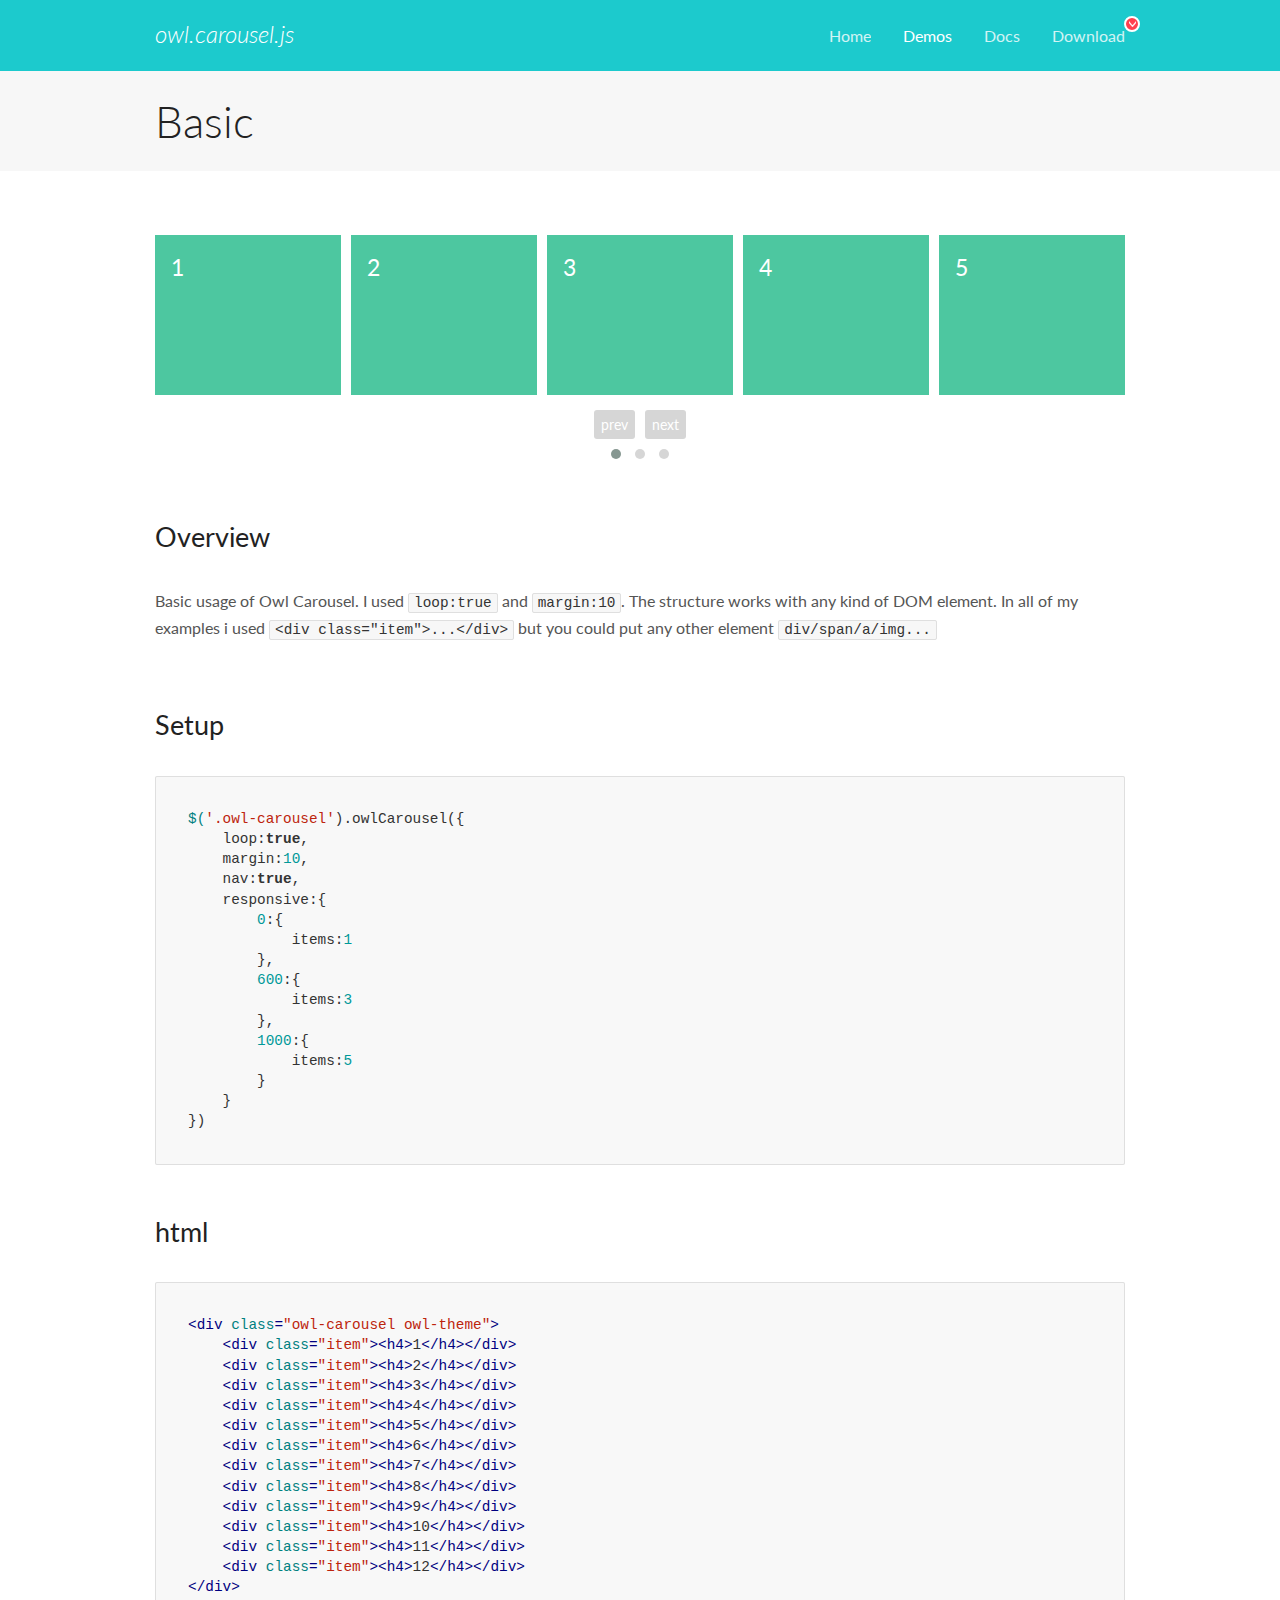
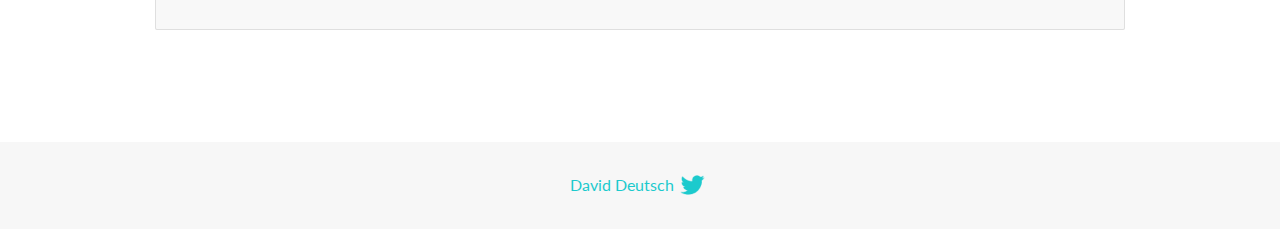
<file: bower_components/owl.carousel/docs/demos/basic.html>
<!DOCTYPE html>
<html lang="en">
  <head>

    <!-- head -->
    <meta charset="utf-8">
    <meta name="msapplication-tap-highlight" content="no" />
    <meta name="viewport" content="width=device-width, initial-scale=1.0" />
    <meta name="description" content="Basic usage demo">
    <meta name="author" content="David Deutsch">
    <title>
      Basic Demo | Owl Carousel | 2.2.1
    </title>

    <!-- Stylesheets -->
    <link href='https://fonts.googleapis.com/css?family=Lato:300,400,700,400italic,300italic' rel='stylesheet' type='text/css'>
    <link rel="stylesheet" href="../assets/css/docs.theme.min.css">

    <!-- Owl Stylesheets -->
    <link rel="stylesheet" href="../assets/owlcarousel/assets/owl.carousel.min.css">
    <link rel="stylesheet" href="../assets/owlcarousel/assets/owl.theme.default.min.css">

    <!-- HTML5 shim and Respond.js IE8 support of HTML5 elements and media queries -->

    <!--[if lt IE 9]>
      <script src="https://oss.maxcdn.com/libs/html5shiv/3.7.0/html5shiv.js"></script>
      <script src="https://oss.maxcdn.com/libs/respond.js/1.3.0/respond.min.js"></script>
    <![endif]-->

    <!-- Favicons -->
    <link rel="apple-touch-icon-precomposed" sizes="144x144" href="../assets/ico/apple-touch-icon-144-precomposed.png">
    <link rel="shortcut icon" href="../assets/ico/favicon.png">
    <link rel="shortcut icon" href="favicon.ico">

    <!-- Yeah i know js should not be in header. Its required for demos.-->

    <!-- javascript -->
    <script src="../assets/vendors/jquery.min.js"></script>
    <script src="../assets/owlcarousel/owl.carousel.js"></script>
  </head>
  <body>

    <!-- header -->
    <header class="header">
      <div class="row">
        <div class="large-12 columns">
          <div class="brand left">
            <h3>
              <a href="/OwlCarousel2/">owl.carousel.js</a> 
            </h3>
          </div>
          <a id="toggle-nav" class="right">
            <span></span> <span></span> <span></span> 
          </a> 
          <div class="nav-bar">
            <ul class="clearfix">
              <li> <a href="/OwlCarousel2/index.html">Home</a>  </li>
              <li class="active">
                <a href="/OwlCarousel2/demos/demos.html">Demos</a> 
              </li>
              <li> <a href="/OwlCarousel2/docs/started-welcome.html">Docs</a>  </li>
              <li>
                <a href="https://github.com/OwlCarousel2/OwlCarousel2/archive/2.2.1.zip">Download</a> 
                <span class="download"></span> 
              </li>
            </ul>
          </div>
        </div>
      </div>
    </header>

    <!-- title -->
    <section class="title">
      <div class="row">
        <div class="large-12 columns">
          <h1>Basic</h1>
        </div>
      </div>
    </section>

    <!--  Demos -->
    <section id="demos">
      <div class="row">
        <div class="large-12 columns">
          <div class="owl-carousel owl-theme">
            <div class="item">
              <h4>1</h4>
            </div>
            <div class="item">
              <h4>2</h4>
            </div>
            <div class="item">
              <h4>3</h4>
            </div>
            <div class="item">
              <h4>4</h4>
            </div>
            <div class="item">
              <h4>5</h4>
            </div>
            <div class="item">
              <h4>6</h4>
            </div>
            <div class="item">
              <h4>7</h4>
            </div>
            <div class="item">
              <h4>8</h4>
            </div>
            <div class="item">
              <h4>9</h4>
            </div>
            <div class="item">
              <h4>10</h4>
            </div>
            <div class="item">
              <h4>11</h4>
            </div>
            <div class="item">
              <h4>12</h4>
            </div>
          </div>
          <h3 id="overview">Overview</h3>
          <p>Basic usage of Owl Carousel. I used <code>loop:true</code> and <code>margin:10</code>. The structure works with any kind of DOM element. In all of my examples i used <code>&lt;div class=&quot;item&quot;&gt;...&lt;/div&gt;</code> but you could
            put any other element <code>div/span/a/img...</code></p>
          <h3 id="setup">Setup</h3>
          <pre><code>$(&#39;.owl-carousel&#39;).owlCarousel({
    loop:true,
    margin:10,
    nav:true,
    responsive:{
        0:{
            items:1
        },
        600:{
            items:3
        },
        1000:{
            items:5
        }
    }
})</code></pre>
          <h3 id="html">html</h3>
          <pre><code>&lt;div class=&quot;owl-carousel owl-theme&quot;&gt;
    &lt;div class=&quot;item&quot;&gt;&lt;h4&gt;1&lt;/h4&gt;&lt;/div&gt;
    &lt;div class=&quot;item&quot;&gt;&lt;h4&gt;2&lt;/h4&gt;&lt;/div&gt;
    &lt;div class=&quot;item&quot;&gt;&lt;h4&gt;3&lt;/h4&gt;&lt;/div&gt;
    &lt;div class=&quot;item&quot;&gt;&lt;h4&gt;4&lt;/h4&gt;&lt;/div&gt;
    &lt;div class=&quot;item&quot;&gt;&lt;h4&gt;5&lt;/h4&gt;&lt;/div&gt;
    &lt;div class=&quot;item&quot;&gt;&lt;h4&gt;6&lt;/h4&gt;&lt;/div&gt;
    &lt;div class=&quot;item&quot;&gt;&lt;h4&gt;7&lt;/h4&gt;&lt;/div&gt;
    &lt;div class=&quot;item&quot;&gt;&lt;h4&gt;8&lt;/h4&gt;&lt;/div&gt;
    &lt;div class=&quot;item&quot;&gt;&lt;h4&gt;9&lt;/h4&gt;&lt;/div&gt;
    &lt;div class=&quot;item&quot;&gt;&lt;h4&gt;10&lt;/h4&gt;&lt;/div&gt;
    &lt;div class=&quot;item&quot;&gt;&lt;h4&gt;11&lt;/h4&gt;&lt;/div&gt;
    &lt;div class=&quot;item&quot;&gt;&lt;h4&gt;12&lt;/h4&gt;&lt;/div&gt;
&lt;/div&gt;</code></pre>
          <script>
            $(document).ready(function() {
              var owl = $('.owl-carousel');
              owl.owlCarousel({
                margin: 10,
                nav: true,
                loop: true,
                responsive: {
                  0: {
                    items: 1
                  },
                  600: {
                    items: 3
                  },
                  1000: {
                    items: 5
                  }
                }
              })
            })
          </script>
        </div>
      </div>
    </section>

    <!-- footer -->
    <footer class="footer">
      <div class="row">
        <div class="large-12 columns">
          <h5>
            <a href="/OwlCarousel2/docs/support-contact.html">David Deutsch</a> 
            <a id="custom-tweet-button" href="https://twitter.com/share?url=https://github.com/OwlCarousel2/OwlCarousel2&text=Owl Carousel - This is so awesome! " target="_blank"></a> 
          </h5>
        </div>
      </div>
    </footer>

    <!-- vendors -->
    <script src="../assets/vendors/highlight.js"></script>
    <script src="../assets/js/app.js"></script>
  </body>
</html>
</file>
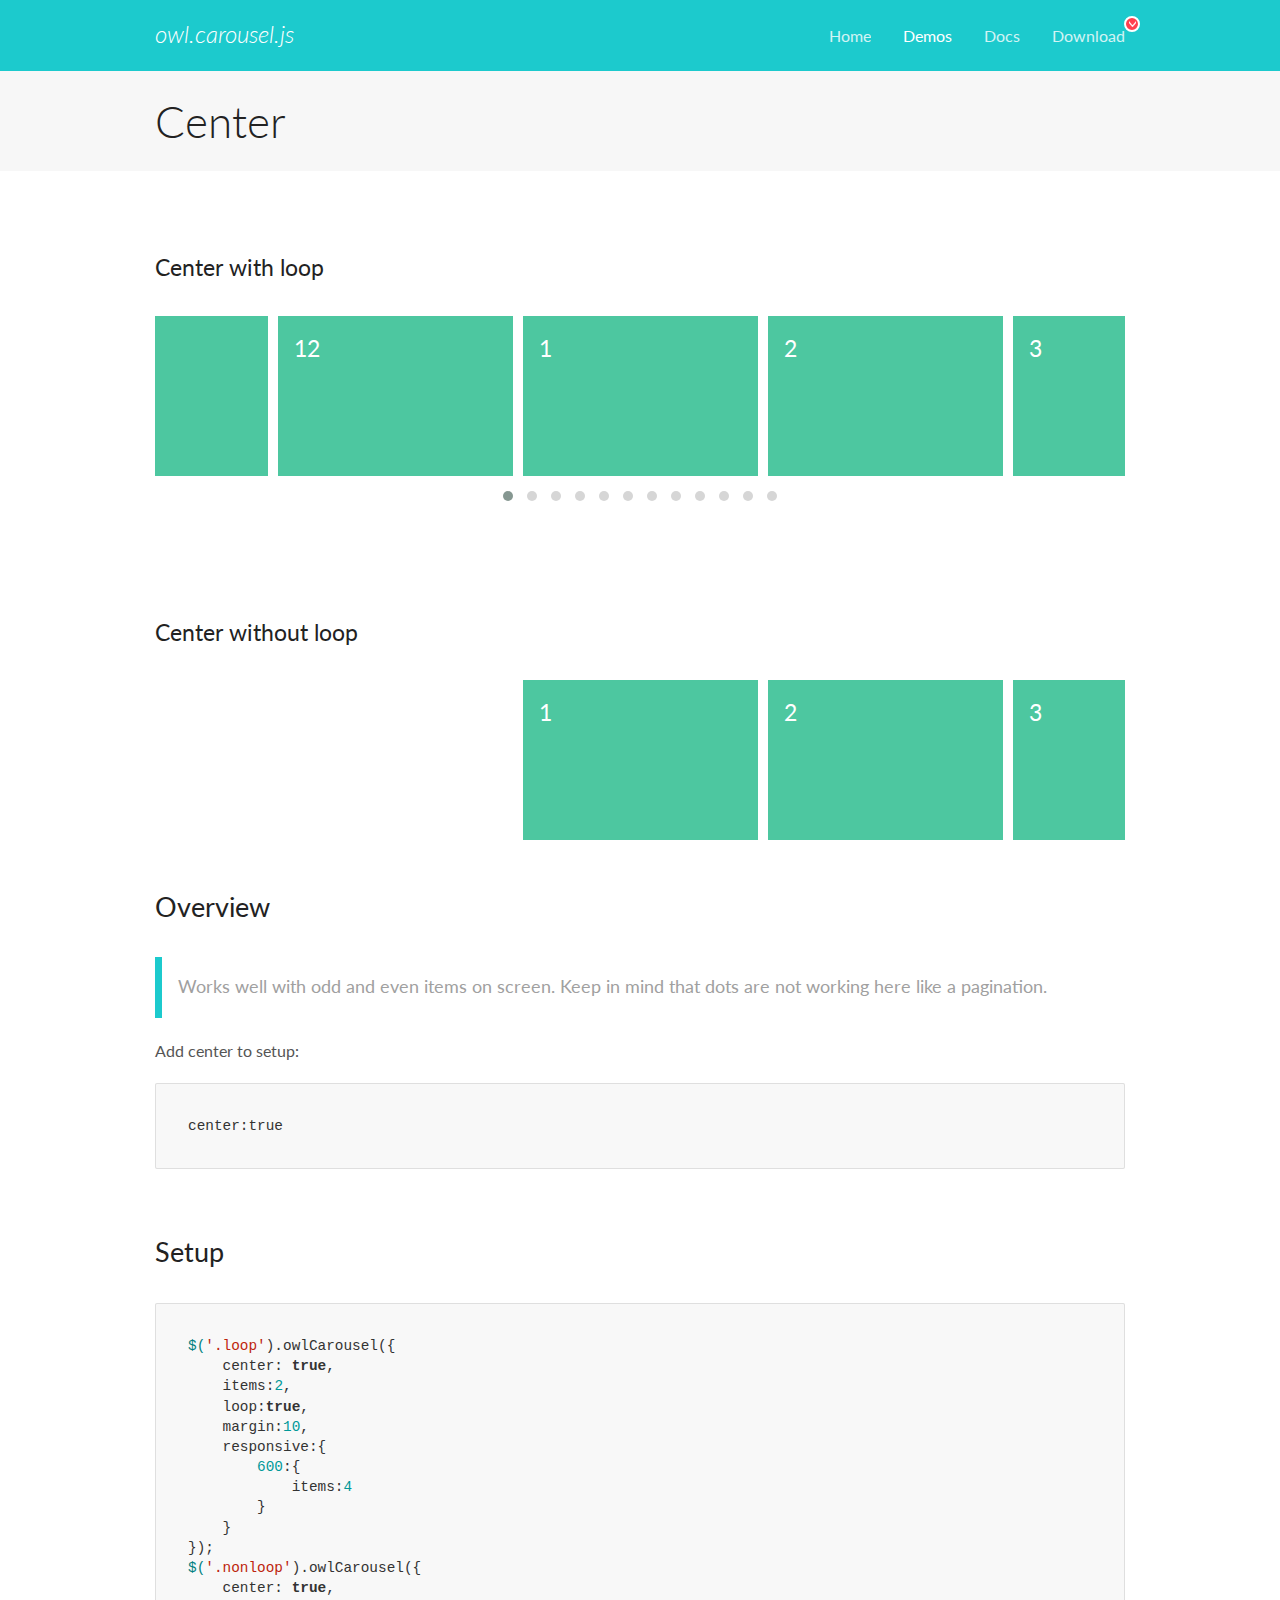
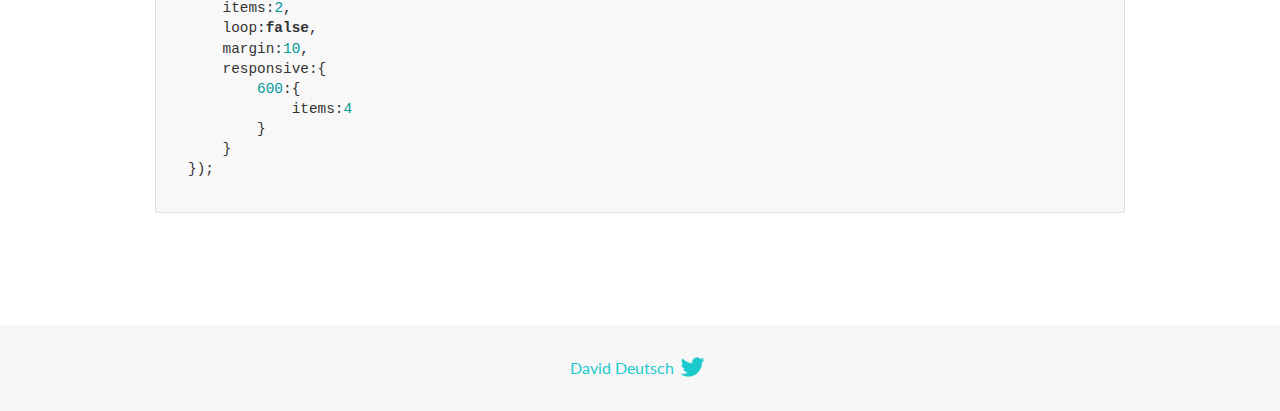
<file: bower_components/owl.carousel/docs/demos/center.html>
<!DOCTYPE html>
<html lang="en">
  <head>

    <!-- head -->
    <meta charset="utf-8">
    <meta name="msapplication-tap-highlight" content="no" />
    <meta name="viewport" content="width=device-width, initial-scale=1.0" />
    <meta name="description" content="Center carousel">
    <meta name="author" content="David Deutsch">
    <title>
      Center Demo | Owl Carousel | 2.2.1
    </title>

    <!-- Stylesheets -->
    <link href='https://fonts.googleapis.com/css?family=Lato:300,400,700,400italic,300italic' rel='stylesheet' type='text/css'>
    <link rel="stylesheet" href="../assets/css/docs.theme.min.css">

    <!-- Owl Stylesheets -->
    <link rel="stylesheet" href="../assets/owlcarousel/assets/owl.carousel.min.css">
    <link rel="stylesheet" href="../assets/owlcarousel/assets/owl.theme.default.min.css">

    <!-- HTML5 shim and Respond.js IE8 support of HTML5 elements and media queries -->

    <!--[if lt IE 9]>
      <script src="https://oss.maxcdn.com/libs/html5shiv/3.7.0/html5shiv.js"></script>
      <script src="https://oss.maxcdn.com/libs/respond.js/1.3.0/respond.min.js"></script>
    <![endif]-->

    <!-- Favicons -->
    <link rel="apple-touch-icon-precomposed" sizes="144x144" href="../assets/ico/apple-touch-icon-144-precomposed.png">
    <link rel="shortcut icon" href="../assets/ico/favicon.png">
    <link rel="shortcut icon" href="favicon.ico">

    <!-- Yeah i know js should not be in header. Its required for demos.-->

    <!-- javascript -->
    <script src="../assets/vendors/jquery.min.js"></script>
    <script src="../assets/owlcarousel/owl.carousel.js"></script>
  </head>
  <body>

    <!-- header -->
    <header class="header">
      <div class="row">
        <div class="large-12 columns">
          <div class="brand left">
            <h3>
              <a href="/OwlCarousel2/">owl.carousel.js</a> 
            </h3>
          </div>
          <a id="toggle-nav" class="right">
            <span></span> <span></span> <span></span> 
          </a> 
          <div class="nav-bar">
            <ul class="clearfix">
              <li> <a href="/OwlCarousel2/index.html">Home</a>  </li>
              <li class="active">
                <a href="/OwlCarousel2/demos/demos.html">Demos</a> 
              </li>
              <li> <a href="/OwlCarousel2/docs/started-welcome.html">Docs</a>  </li>
              <li>
                <a href="https://github.com/OwlCarousel2/OwlCarousel2/archive/2.2.1.zip">Download</a> 
                <span class="download"></span> 
              </li>
            </ul>
          </div>
        </div>
      </div>
    </header>

    <!-- title -->
    <section class="title">
      <div class="row">
        <div class="large-12 columns">
          <h1>Center</h1>
        </div>
      </div>
    </section>

    <!--  Demos -->
    <section id="demos">
      <div class="row">
        <div class="large-12 columns">
          <h4 id="center-with-loop">Center with loop</h4>
          <div class="loop owl-carousel owl-theme">
            <div class="item">
              <h4>1</h4>
            </div>
            <div class="item">
              <h4>2</h4>
            </div>
            <div class="item">
              <h4>3</h4>
            </div>
            <div class="item">
              <h4>4</h4>
            </div>
            <div class="item">
              <h4>5</h4>
            </div>
            <div class="item">
              <h4>6</h4>
            </div>
            <div class="item">
              <h4>7</h4>
            </div>
            <div class="item">
              <h4>8</h4>
            </div>
            <div class="item">
              <h4>9</h4>
            </div>
            <div class="item">
              <h4>10</h4>
            </div>
            <div class="item">
              <h4>11</h4>
            </div>
            <div class="item">
              <h4>12</h4>
            </div>
          </div>
          <br>
          <h4 id="center-without-loop">Center without loop</h4>
          <div class="nonloop owl-carousel">
            <div class="item">
              <h4>1</h4>
            </div>
            <div class="item">
              <h4>2</h4>
            </div>
            <div class="item">
              <h4>3</h4>
            </div>
            <div class="item">
              <h4>4</h4>
            </div>
            <div class="item">
              <h4>5</h4>
            </div>
            <div class="item">
              <h4>6</h4>
            </div>
            <div class="item">
              <h4>7</h4>
            </div>
            <div class="item">
              <h4>8</h4>
            </div>
            <div class="item">
              <h4>9</h4>
            </div>
            <div class="item">
              <h4>10</h4>
            </div>
            <div class="item">
              <h4>11</h4>
            </div>
            <div class="item">
              <h4>12</h4>
            </div>
          </div>
          <h3 id="overview">Overview</h3>
          <blockquote>
            <p>Works well with odd and even items on screen. Keep in mind that dots are not working here like a pagination.</p>
          </blockquote>
          <p>Add center to setup:</p>
          <pre><code>center:true</code></pre>
          <h3 id="setup">Setup</h3>
          <pre><code>$(&#39;.loop&#39;).owlCarousel({
    center: true,
    items:2,
    loop:true,
    margin:10,
    responsive:{
        600:{
            items:4
        }
    }
});
$(&#39;.nonloop&#39;).owlCarousel({
    center: true,
    items:2,
    loop:false,
    margin:10,
    responsive:{
        600:{
            items:4
        }
    }
});</code></pre>
          <script>
            jQuery(document).ready(function($) {
              $('.loop').owlCarousel({
                center: true,
                items: 2,
                loop: true,
                margin: 10,
                responsive: {
                  600: {
                    items: 4
                  }
                }
              });
              $('.nonloop').owlCarousel({
                center: true,
                items: 2,
                loop: false,
                margin: 10,
                responsive: {
                  600: {
                    items: 4
                  }
                }
              });
            });
          </script>
        </div>
      </div>
    </section>

    <!-- footer -->
    <footer class="footer">
      <div class="row">
        <div class="large-12 columns">
          <h5>
            <a href="/OwlCarousel2/docs/support-contact.html">David Deutsch</a> 
            <a id="custom-tweet-button" href="https://twitter.com/share?url=https://github.com/OwlCarousel2/OwlCarousel2&text=Owl Carousel - This is so awesome! " target="_blank"></a> 
          </h5>
        </div>
      </div>
    </footer>

    <!-- vendors -->
    <script src="../assets/vendors/highlight.js"></script>
    <script src="../assets/js/app.js"></script>
  </body>
</html>
</file>
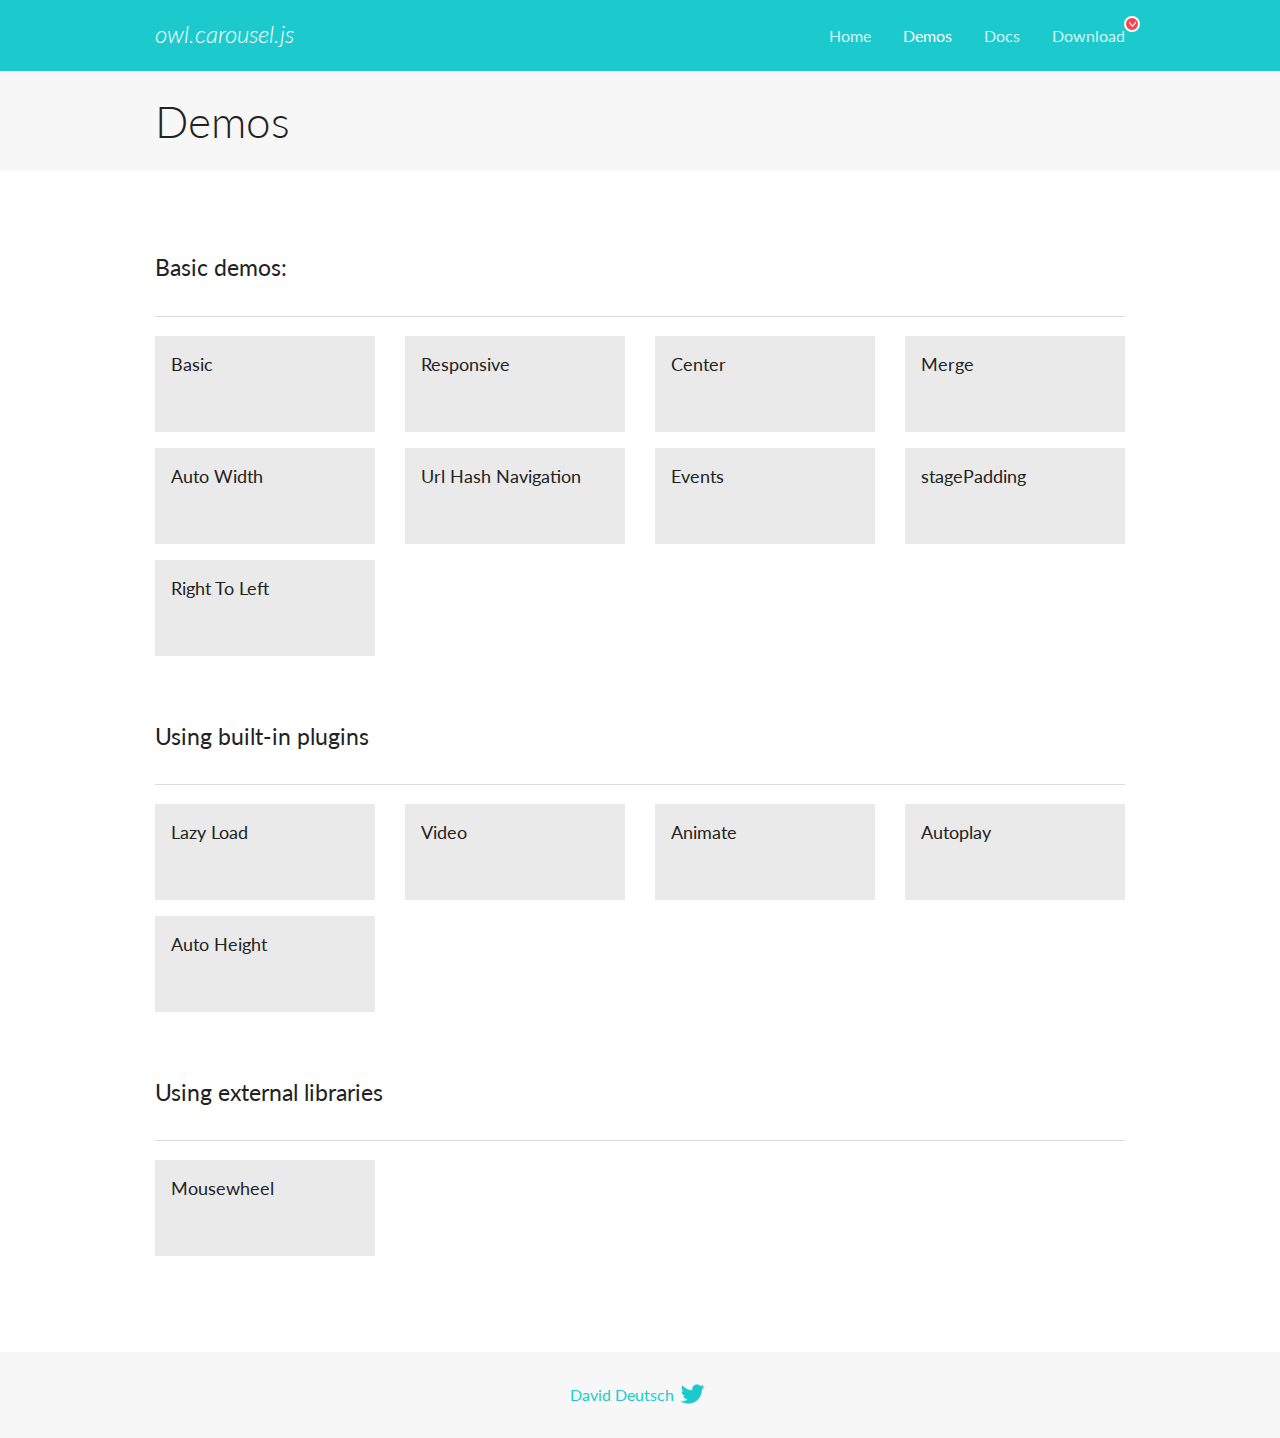
<file: bower_components/owl.carousel/docs/demos/demos.html>
<!DOCTYPE html>
<html lang="en">
  <head>

    <!-- head -->
    <meta charset="utf-8">
    <meta name="msapplication-tap-highlight" content="no" />
    <meta name="viewport" content="width=device-width, initial-scale=1.0" />
    <meta name="description" content="A list of Owl Carousel examples.">
    <meta name="author" content="David Deutsch">
    <title>
      Demos | Owl Carousel | 2.2.1
    </title>

    <!-- Stylesheets -->
    <link href='https://fonts.googleapis.com/css?family=Lato:300,400,700,400italic,300italic' rel='stylesheet' type='text/css'>
    <link rel="stylesheet" href="../assets/css/docs.theme.min.css">

    <!-- Owl Stylesheets -->
    <link rel="stylesheet" href="../assets/owlcarousel/assets/owl.carousel.min.css">
    <link rel="stylesheet" href="../assets/owlcarousel/assets/owl.theme.default.min.css">

    <!-- HTML5 shim and Respond.js IE8 support of HTML5 elements and media queries -->

    <!--[if lt IE 9]>
      <script src="https://oss.maxcdn.com/libs/html5shiv/3.7.0/html5shiv.js"></script>
      <script src="https://oss.maxcdn.com/libs/respond.js/1.3.0/respond.min.js"></script>
    <![endif]-->

    <!-- Favicons -->
    <link rel="apple-touch-icon-precomposed" sizes="144x144" href="../assets/ico/apple-touch-icon-144-precomposed.png">
    <link rel="shortcut icon" href="../assets/ico/favicon.png">
    <link rel="shortcut icon" href="favicon.ico">

    <!-- Yeah i know js should not be in header. Its required for demos.-->

    <!-- javascript -->
    <script src="../assets/vendors/jquery.min.js"></script>
    <script src="../assets/owlcarousel/owl.carousel.js"></script>
  </head>
  <body>

    <!-- header -->
    <header class="header">
      <div class="row">
        <div class="large-12 columns">
          <div class="brand left">
            <h3>
              <a href="/OwlCarousel2/">owl.carousel.js</a> 
            </h3>
          </div>
          <a id="toggle-nav" class="right">
            <span></span> <span></span> <span></span> 
          </a> 
          <div class="nav-bar">
            <ul class="clearfix">
              <li> <a href="/OwlCarousel2/index.html">Home</a>  </li>
              <li class="active">
                <a href="/OwlCarousel2/demos/demos.html">Demos</a> 
              </li>
              <li> <a href="/OwlCarousel2/docs/started-welcome.html">Docs</a>  </li>
              <li>
                <a href="https://github.com/OwlCarousel2/OwlCarousel2/archive/2.2.1.zip">Download</a> 
                <span class="download"></span> 
              </li>
            </ul>
          </div>
        </div>
      </div>
    </header>

    <!-- title -->
    <section class="title">
      <div class="row">
        <div class="large-12 columns">
          <h1>Demos</h1>
        </div>
      </div>
    </section>

    <!--  Demos -->
    <section id="demos">
      <div class="row">
        <div class="large-12 columns">
          <h4 id="basic-demos-">Basic demos:</h4>
          <hr>
          <div class="demo-list">
            <div class="row">
              <div class="small-6 medium-4 large-3 columns">
                <a href="basic.html" class="demo-block">
                  <h5>Basic </h5>
                </a> 
              </div>
              <div class="small-6 medium-4 large-3 columns">
                <a href="responsive.html" class="demo-block">
                  <h5>Responsive </h5>
                </a> 
              </div>
              <div class="small-6 medium-4 large-3 columns">
                <a href="center.html" class="demo-block">
                  <h5>Center </h5>
                </a> 
              </div>
              <div class="small-6 medium-4 large-3 columns">
                <a href="merge.html" class="demo-block">
                  <h5>Merge </h5>
                </a> 
              </div>
              <div class="small-6 medium-4 large-3 columns">
                <a href="autowidth.html" class="demo-block">
                  <h5>Auto Width </h5>
                </a> 
              </div>
              <div class="small-6 medium-4 large-3 columns">
                <a href="urlhashnav.html" class="demo-block">
                  <h5>Url Hash Navigation </h5>
                </a> 
              </div>
              <div class="small-6 medium-4 large-3 columns">
                <a href="events.html" class="demo-block">
                  <h5>Events </h5>
                </a> 
              </div>
              <div class="small-6 medium-4 large-3 columns">
                <a href="stagepadding.html" class="demo-block">
                  <h5>stagePadding </h5>
                </a> 
              </div>
              <div class="small-6 medium-4 large-3 columns">
                <a href="rtl.html" class="demo-block">
                  <h5>Right To Left </h5>
                </a> 
              </div>
            </div>
          </div>
          <h4 id="using-built-in-plugins">Using built-in plugins</h4>
          <hr>
          <div class="demo-list">
            <div class="row">
              <div class="small-6 medium-4 large-3 columns">
                <a href="lazyLoad.html" class="demo-block">
                  <h5>Lazy Load </h5>
                </a> 
              </div>
              <div class="small-6 medium-4 large-3 columns">
                <a href="video.html" class="demo-block">
                  <h5>Video </h5>
                </a> 
              </div>
              <div class="small-6 medium-4 large-3 columns">
                <a href="animate.html" class="demo-block">
                  <h5>Animate </h5>
                </a> 
              </div>
              <div class="small-6 medium-4 large-3 columns">
                <a href="autoplay.html" class="demo-block">
                  <h5>Autoplay </h5>
                </a> 
              </div>
              <div class="small-6 medium-4 large-3 columns">
                <a href="autoheight.html" class="demo-block">
                  <h5>Auto Height </h5>
                </a> 
              </div>
            </div>
          </div>
          <h4 id="using-external-libraries">Using external libraries</h4>
          <hr>
          <div class="demo-list">
            <div class="row">
              <div class="small-6 medium-4 large-3 columns">
                <a href="mousewheel.html" class="demo-block">
                  <h5>Mousewheel </h5>
                </a> 
              </div>
            </div>
          </div>
        </div>
      </div>
    </section>

    <!-- footer -->
    <footer class="footer">
      <div class="row">
        <div class="large-12 columns">
          <h5>
            <a href="/OwlCarousel2/docs/support-contact.html">David Deutsch</a> 
            <a id="custom-tweet-button" href="https://twitter.com/share?url=https://github.com/OwlCarousel2/OwlCarousel2&text=Owl Carousel - This is so awesome! " target="_blank"></a> 
          </h5>
        </div>
      </div>
    </footer>

    <!-- vendors -->
    <script src="../assets/vendors/highlight.js"></script>
    <script src="../assets/js/app.js"></script>
  </body>
</html>
</file>
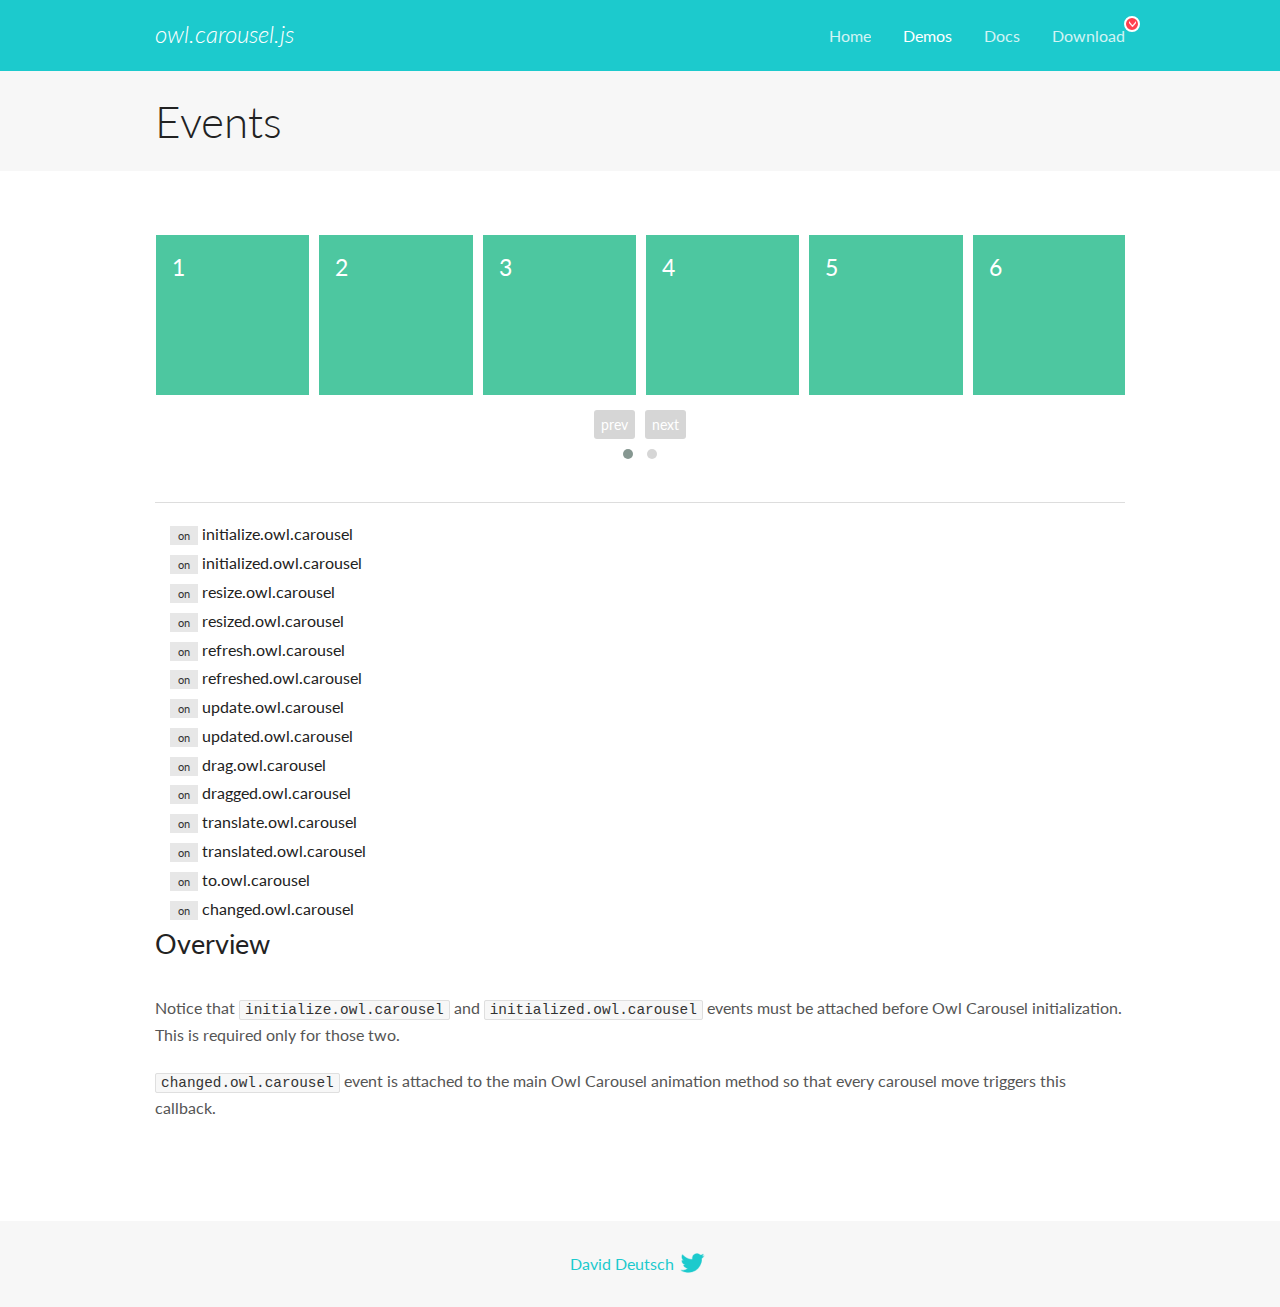
<file: bower_components/owl.carousel/docs/demos/events.html>
<!DOCTYPE html>
<html lang="en">
  <head>

    <!-- head -->
    <meta charset="utf-8">
    <meta name="msapplication-tap-highlight" content="no" />
    <meta name="viewport" content="width=device-width, initial-scale=1.0" />
    <meta name="description" content="Events usage demo">
    <meta name="author" content="David Deutsch">
    <title>
      Events Demo | Owl Carousel | 2.2.1
    </title>

    <!-- Stylesheets -->
    <link href='https://fonts.googleapis.com/css?family=Lato:300,400,700,400italic,300italic' rel='stylesheet' type='text/css'>
    <link rel="stylesheet" href="../assets/css/docs.theme.min.css">

    <!-- Owl Stylesheets -->
    <link rel="stylesheet" href="../assets/owlcarousel/assets/owl.carousel.min.css">
    <link rel="stylesheet" href="../assets/owlcarousel/assets/owl.theme.default.min.css">

    <!-- HTML5 shim and Respond.js IE8 support of HTML5 elements and media queries -->

    <!--[if lt IE 9]>
      <script src="https://oss.maxcdn.com/libs/html5shiv/3.7.0/html5shiv.js"></script>
      <script src="https://oss.maxcdn.com/libs/respond.js/1.3.0/respond.min.js"></script>
    <![endif]-->

    <!-- Favicons -->
    <link rel="apple-touch-icon-precomposed" sizes="144x144" href="../assets/ico/apple-touch-icon-144-precomposed.png">
    <link rel="shortcut icon" href="../assets/ico/favicon.png">
    <link rel="shortcut icon" href="favicon.ico">

    <!-- Yeah i know js should not be in header. Its required for demos.-->

    <!-- javascript -->
    <script src="../assets/vendors/jquery.min.js"></script>
    <script src="../assets/owlcarousel/owl.carousel.js"></script>
  </head>
  <body>

    <!-- header -->
    <header class="header">
      <div class="row">
        <div class="large-12 columns">
          <div class="brand left">
            <h3>
              <a href="/OwlCarousel2/">owl.carousel.js</a> 
            </h3>
          </div>
          <a id="toggle-nav" class="right">
            <span></span> <span></span> <span></span> 
          </a> 
          <div class="nav-bar">
            <ul class="clearfix">
              <li> <a href="/OwlCarousel2/index.html">Home</a>  </li>
              <li class="active">
                <a href="/OwlCarousel2/demos/demos.html">Demos</a> 
              </li>
              <li> <a href="/OwlCarousel2/docs/started-welcome.html">Docs</a>  </li>
              <li>
                <a href="https://github.com/OwlCarousel2/OwlCarousel2/archive/2.2.1.zip">Download</a> 
                <span class="download"></span> 
              </li>
            </ul>
          </div>
        </div>
      </div>
    </header>

    <!-- title -->
    <section class="title">
      <div class="row">
        <div class="large-12 columns">
          <h1>Events</h1>
        </div>
      </div>
    </section>

    <!--  Demos -->
    <section id="demos">
      <div class="row">
        <div class="large-12 columns">
          <div class="owl-carousel owl-theme">
            <div class="item">
              <h4>1</h4>
            </div>
            <div class="item">
              <h4>2</h4>
            </div>
            <div class="item">
              <h4>3</h4>
            </div>
            <div class="item">
              <h4>4</h4>
            </div>
            <div class="item">
              <h4>5</h4>
            </div>
            <div class="item">
              <h4>6</h4>
            </div>
            <div class="item">
              <h4>7</h4>
            </div>
            <div class="item">
              <h4>8</h4>
            </div>
            <div class="item">
              <h4>9</h4>
            </div>
            <div class="item">
              <h4>10</h4>
            </div>
            <div class="item">
              <h4>11</h4>
            </div>
            <div class="item">
              <h4>12</h4>
            </div>
          </div>
          <hr>
          <div class="large-12 columns callbacks">
            <div><span class="label secondary initialize">on</span>  initialize.owl.carousel </div>
            <div><span class="label secondary initialized">on</span>  initialized.owl.carousel </div>
            <div><span class="label secondary resize">on</span>  resize.owl.carousel </div>
            <div><span class="label secondary resized">on</span>  resized.owl.carousel </div>
            <div><span class="label secondary refresh">on</span>  refresh.owl.carousel </div>
            <div><span class="label secondary refreshed">on</span>  refreshed.owl.carousel </div>
            <div><span class="label secondary update">on</span>  update.owl.carousel </div>
            <div><span class="label secondary updated">on</span>  updated.owl.carousel </div>
            <div><span class="label secondary drag">on</span>  drag.owl.carousel </div>
            <div><span class="label secondary dragged">on</span>  dragged.owl.carousel </div>
            <div><span class="label secondary translate">on</span>  translate.owl.carousel </div>
            <div><span class="label secondary translated">on</span>  translated.owl.carousel </div>
            <div><span class="label secondary to">on</span>  to.owl.carousel </div>
            <div><span class="label secondary changed">on</span>  changed.owl.carousel </div>
          </div>
          <h3 id="overview">Overview</h3>
          <p>Notice that <code>initialize.owl.carousel</code> and <code>initialized.owl.carousel</code> events must be attached before Owl Carousel initialization. This is required only for those two.</p>
          <p><code>changed.owl.carousel</code> event is attached to the main Owl Carousel animation method so that every carousel move triggers this callback.</p>
          <script>
            jQuery(document).ready(function($) {
              var owl = $('.owl-carousel');
              owl.on('initialize.owl.carousel initialized.owl.carousel ' +
                'initialize.owl.carousel initialize.owl.carousel ' +
                'resize.owl.carousel resized.owl.carousel ' +
                'refresh.owl.carousel refreshed.owl.carousel ' +
                'update.owl.carousel updated.owl.carousel ' +
                'drag.owl.carousel dragged.owl.carousel ' +
                'translate.owl.carousel translated.owl.carousel ' +
                'to.owl.carousel changed.owl.carousel',
                function(e) {
                  $('.' + e.type)
                    .removeClass('secondary')
                    .addClass('success');
                  window.setTimeout(function() {
                    $('.' + e.type)
                      .removeClass('success')
                      .addClass('secondary');
                  }, 500);
                });
              owl.owlCarousel({
                loop: true,
                nav: true,
                lazyLoad: true,
                margin: 10,
                video: true,
                responsive: {
                  0: {
                    items: 1
                  },
                  600: {
                    items: 3
                  },
                  960: {
                    items: 5,
                  },
                  1200: {
                    items: 6
                  }
                }
              });
            });
          </script>
        </div>
      </div>
    </section>

    <!-- footer -->
    <footer class="footer">
      <div class="row">
        <div class="large-12 columns">
          <h5>
            <a href="/OwlCarousel2/docs/support-contact.html">David Deutsch</a> 
            <a id="custom-tweet-button" href="https://twitter.com/share?url=https://github.com/OwlCarousel2/OwlCarousel2&text=Owl Carousel - This is so awesome! " target="_blank"></a> 
          </h5>
        </div>
      </div>
    </footer>

    <!-- vendors -->
    <script src="../assets/vendors/highlight.js"></script>
    <script src="../assets/js/app.js"></script>
  </body>
</html>
</file>
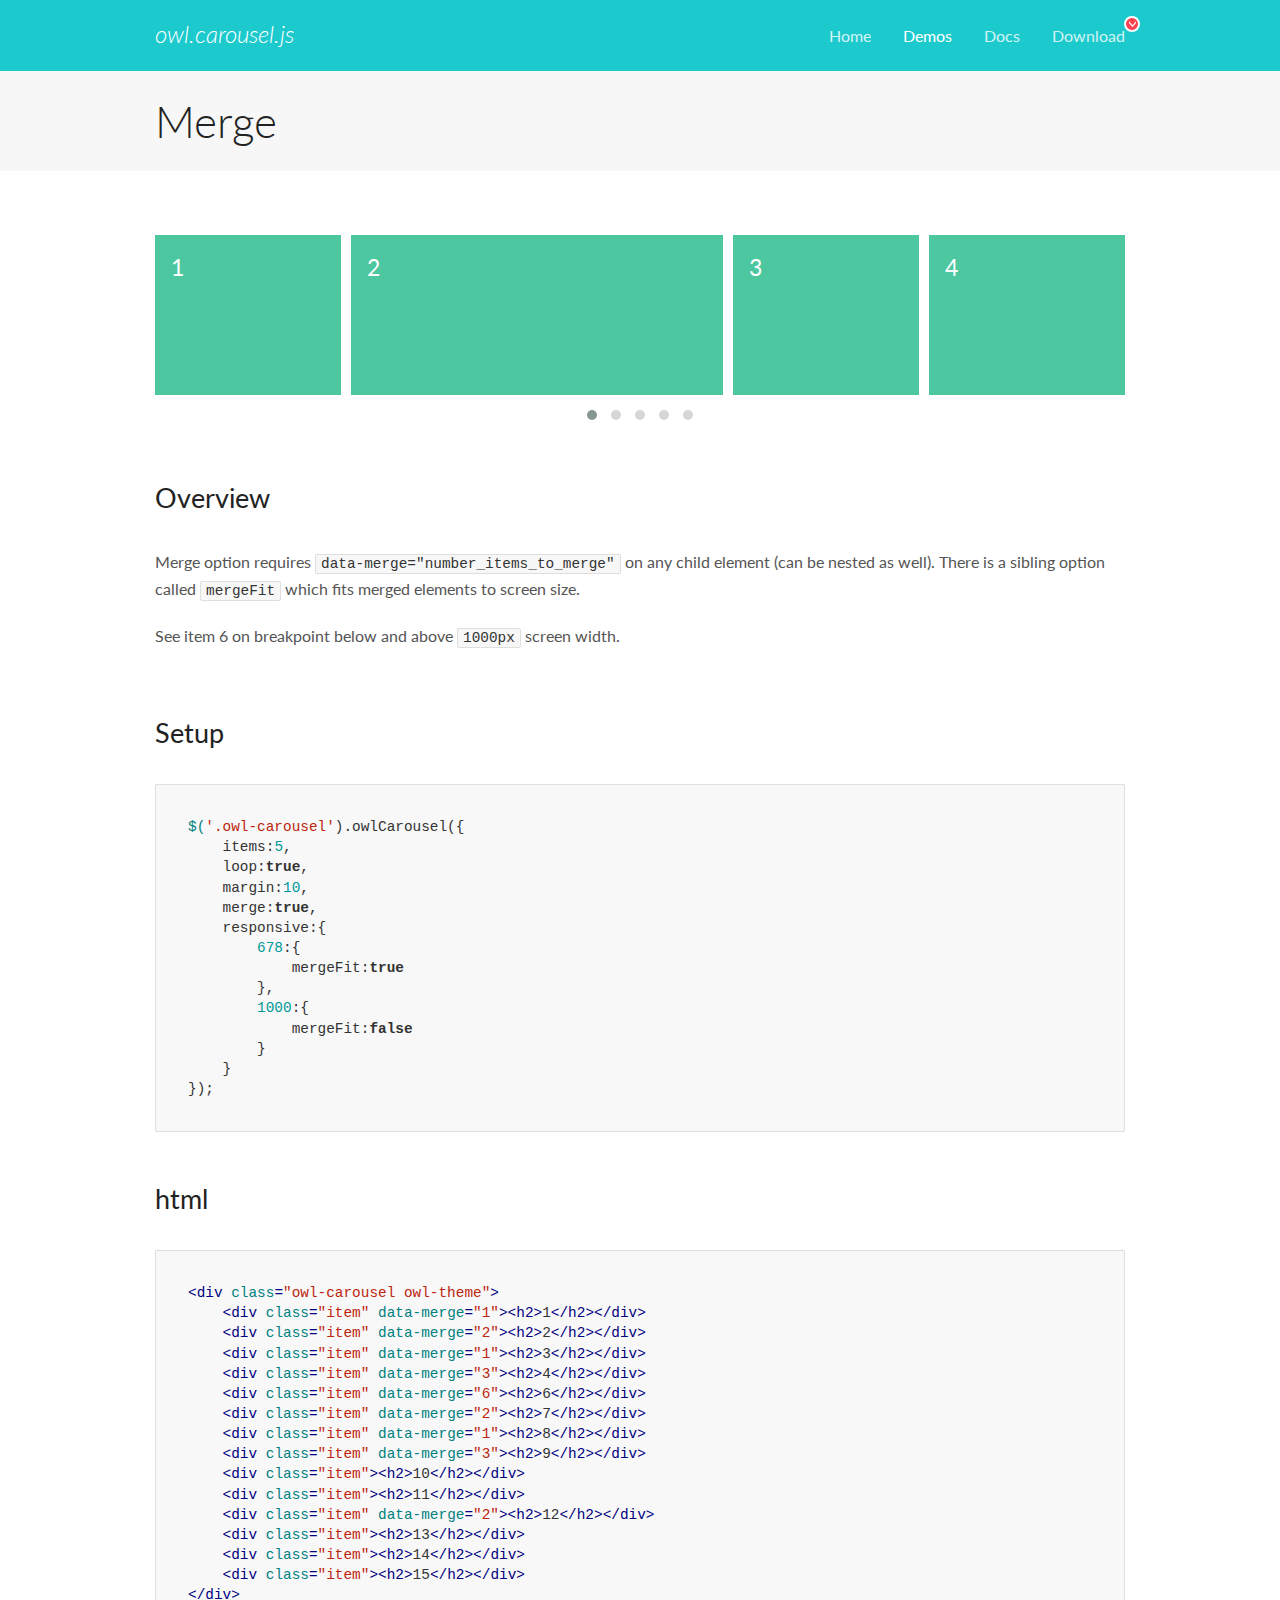
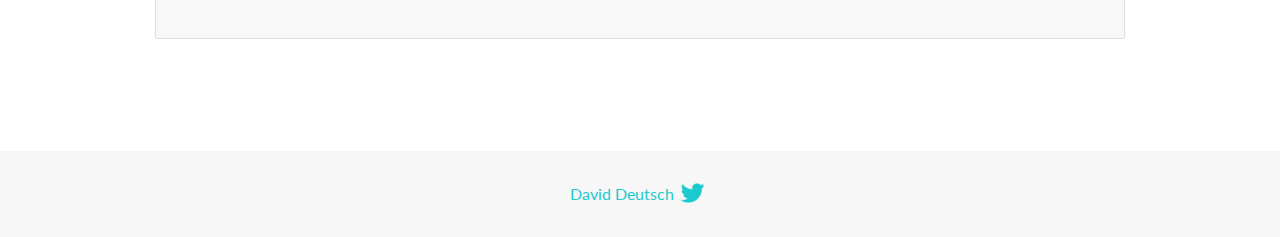
<file: bower_components/owl.carousel/docs/demos/merge.html>
<!DOCTYPE html>
<html lang="en">
  <head>

    <!-- head -->
    <meta charset="utf-8">
    <meta name="msapplication-tap-highlight" content="no" />
    <meta name="viewport" content="width=device-width, initial-scale=1.0" />
    <meta name="description" content="Merge Items">
    <meta name="author" content="David Deutsch">
    <title>
      Merge Demo | Owl Carousel | 2.2.1
    </title>

    <!-- Stylesheets -->
    <link href='https://fonts.googleapis.com/css?family=Lato:300,400,700,400italic,300italic' rel='stylesheet' type='text/css'>
    <link rel="stylesheet" href="../assets/css/docs.theme.min.css">

    <!-- Owl Stylesheets -->
    <link rel="stylesheet" href="../assets/owlcarousel/assets/owl.carousel.min.css">
    <link rel="stylesheet" href="../assets/owlcarousel/assets/owl.theme.default.min.css">

    <!-- HTML5 shim and Respond.js IE8 support of HTML5 elements and media queries -->

    <!--[if lt IE 9]>
      <script src="https://oss.maxcdn.com/libs/html5shiv/3.7.0/html5shiv.js"></script>
      <script src="https://oss.maxcdn.com/libs/respond.js/1.3.0/respond.min.js"></script>
    <![endif]-->

    <!-- Favicons -->
    <link rel="apple-touch-icon-precomposed" sizes="144x144" href="../assets/ico/apple-touch-icon-144-precomposed.png">
    <link rel="shortcut icon" href="../assets/ico/favicon.png">
    <link rel="shortcut icon" href="favicon.ico">

    <!-- Yeah i know js should not be in header. Its required for demos.-->

    <!-- javascript -->
    <script src="../assets/vendors/jquery.min.js"></script>
    <script src="../assets/owlcarousel/owl.carousel.js"></script>
  </head>
  <body>

    <!-- header -->
    <header class="header">
      <div class="row">
        <div class="large-12 columns">
          <div class="brand left">
            <h3>
              <a href="/OwlCarousel2/">owl.carousel.js</a> 
            </h3>
          </div>
          <a id="toggle-nav" class="right">
            <span></span> <span></span> <span></span> 
          </a> 
          <div class="nav-bar">
            <ul class="clearfix">
              <li> <a href="/OwlCarousel2/index.html">Home</a>  </li>
              <li class="active">
                <a href="/OwlCarousel2/demos/demos.html">Demos</a> 
              </li>
              <li> <a href="/OwlCarousel2/docs/started-welcome.html">Docs</a>  </li>
              <li>
                <a href="https://github.com/OwlCarousel2/OwlCarousel2/archive/2.2.1.zip">Download</a> 
                <span class="download"></span> 
              </li>
            </ul>
          </div>
        </div>
      </div>
    </header>

    <!-- title -->
    <section class="title">
      <div class="row">
        <div class="large-12 columns">
          <h1>Merge</h1>
        </div>
      </div>
    </section>

    <!--  Demos -->
    <section id="demos">
      <div class="row">
        <div class="large-12 columns">
          <div class="owl-carousel owl-theme">
            <div class="item" data-merge="1">
              <h4>1</h4>
            </div>
            <div class="item" data-merge="2">
              <h4>2</h4>
            </div>
            <div class="item" data-merge="1">
              <h4>3</h4>
            </div>
            <div class="item" data-merge="3">
              <h4>4</h4>
            </div>
            <div class="item" data-merge="6">
              <h4>6</h4>
            </div>
            <div class="item" data-merge="2">
              <h4>7</h4>
            </div>
            <div class="item" data-merge="1">
              <h4>8</h4>
            </div>
            <div class="item" data-merge="3">
              <h4>9</h4>
            </div>
            <div class="item">
              <h4>10</h4>
            </div>
            <div class="item">
              <h4>11</h4>
            </div>
            <div class="item" data-merge="2">
              <h4>12</h4>
            </div>
            <div class="item">
              <h4>13</h4>
            </div>
            <div class="item">
              <h4>14</h4>
            </div>
            <div class="item">
              <h4>15</h4>
            </div>
          </div>
          <h3 id="overview">Overview</h3>
          <p>Merge option requires <code>data-merge=&quot;number_items_to_merge&quot;</code> on any child element (can be nested as well). There is a sibling option called <code>mergeFit</code> which fits merged elements to screen size. </p>
          <p>See item 6 on breakpoint below and above <code>1000px</code> screen width.</p>
          <h3 id="setup">Setup</h3>
          <pre><code>$(&#39;.owl-carousel&#39;).owlCarousel({
    items:5,
    loop:true,
    margin:10,
    merge:true,
    responsive:{
        678:{
            mergeFit:true
        },
        1000:{
            mergeFit:false
        }
    }
});</code></pre>
          <h3 id="html">html</h3>
          <pre><code>&lt;div class=&quot;owl-carousel owl-theme&quot;&gt;
    &lt;div class=&quot;item&quot; data-merge=&quot;1&quot;&gt;&lt;h2&gt;1&lt;/h2&gt;&lt;/div&gt;
    &lt;div class=&quot;item&quot; data-merge=&quot;2&quot;&gt;&lt;h2&gt;2&lt;/h2&gt;&lt;/div&gt;
    &lt;div class=&quot;item&quot; data-merge=&quot;1&quot;&gt;&lt;h2&gt;3&lt;/h2&gt;&lt;/div&gt;
    &lt;div class=&quot;item&quot; data-merge=&quot;3&quot;&gt;&lt;h2&gt;4&lt;/h2&gt;&lt;/div&gt;
    &lt;div class=&quot;item&quot; data-merge=&quot;6&quot;&gt;&lt;h2&gt;6&lt;/h2&gt;&lt;/div&gt;
    &lt;div class=&quot;item&quot; data-merge=&quot;2&quot;&gt;&lt;h2&gt;7&lt;/h2&gt;&lt;/div&gt;
    &lt;div class=&quot;item&quot; data-merge=&quot;1&quot;&gt;&lt;h2&gt;8&lt;/h2&gt;&lt;/div&gt;
    &lt;div class=&quot;item&quot; data-merge=&quot;3&quot;&gt;&lt;h2&gt;9&lt;/h2&gt;&lt;/div&gt;
    &lt;div class=&quot;item&quot;&gt;&lt;h2&gt;10&lt;/h2&gt;&lt;/div&gt;
    &lt;div class=&quot;item&quot;&gt;&lt;h2&gt;11&lt;/h2&gt;&lt;/div&gt;
    &lt;div class=&quot;item&quot; data-merge=&quot;2&quot;&gt;&lt;h2&gt;12&lt;/h2&gt;&lt;/div&gt;
    &lt;div class=&quot;item&quot;&gt;&lt;h2&gt;13&lt;/h2&gt;&lt;/div&gt;
    &lt;div class=&quot;item&quot;&gt;&lt;h2&gt;14&lt;/h2&gt;&lt;/div&gt;
    &lt;div class=&quot;item&quot;&gt;&lt;h2&gt;15&lt;/h2&gt;&lt;/div&gt;
&lt;/div&gt;</code></pre>
          <script>
            $(document).ready(function() {
              $('.owl-carousel').owlCarousel({
                items: 5,
                loop: true,
                margin: 10,
                merge: true,
                responsive: {
                  678: {
                    mergeFit: true
                  },
                  1000: {
                    mergeFit: false
                  }
                }
              });
            })
          </script>
        </div>
      </div>
    </section>

    <!-- footer -->
    <footer class="footer">
      <div class="row">
        <div class="large-12 columns">
          <h5>
            <a href="/OwlCarousel2/docs/support-contact.html">David Deutsch</a> 
            <a id="custom-tweet-button" href="https://twitter.com/share?url=https://github.com/OwlCarousel2/OwlCarousel2&text=Owl Carousel - This is so awesome! " target="_blank"></a> 
          </h5>
        </div>
      </div>
    </footer>

    <!-- vendors -->
    <script src="../assets/vendors/highlight.js"></script>
    <script src="../assets/js/app.js"></script>
  </body>
</html>
</file>
<file: new-page.css>
.main-navbar{
    display: flex;
    justify-content: space-between;
    align-items: center;
    padding: 1rem 4rem;
    background: #10c0ff;
    color:#fff;
    font-size: 1.3em;
}
body{
    background: #eee;
}
.main-navbar a {
    color: #fff
}

.centered{
    margin-top: 60px;
    margin-left: 12.5%;
    font-size: 34px;
}
.after-carousel{
    margin-top: 390px;
}
.carousel-1{
    margin-top: 5vh;
    position: absolute;
    width: 52vw;
    margin-left: -7.2vw;
}
.center-9-lg{
    margin-left: 12.5%;
}
@media all and (max-width: 1200px){
    .carousel-1{
        width: 84vw;
        margin-left: -11.8vw;
    }
}/*
@media all and (max-width: 992px){
    .carousel-1{
        margin-top: 5vh;
        position: absolute;
        width: 66.66vw;
        margin-left: -10.9vw;
    }
}*/
.center{
    background: #fff;
    overflow: hidden;
}
.row p{
    text-align: justify;
}
.carousel-1 .item{
    overflow: hidden;
    min-height: 300px;
    min-width: 25vw;
    background-position: center;
    background-size: cover;
    background-repeat: no-repeat;
}
.link-divider{
    margin-left: 3rem;
    border-left: 1px solid #fff;
    padding-left: 4px;
}
.main-navbar .brand{
    font-weight: bold;
}
.main-navbar .left{
    display: flex;
    justify-content: flex-start;
}

.main-navbar .left div{
    font-size: 0.9em;
    margin-top: 0.05em;
    margin-left: 4rem;
    cursor: pointer;
}
</file>
